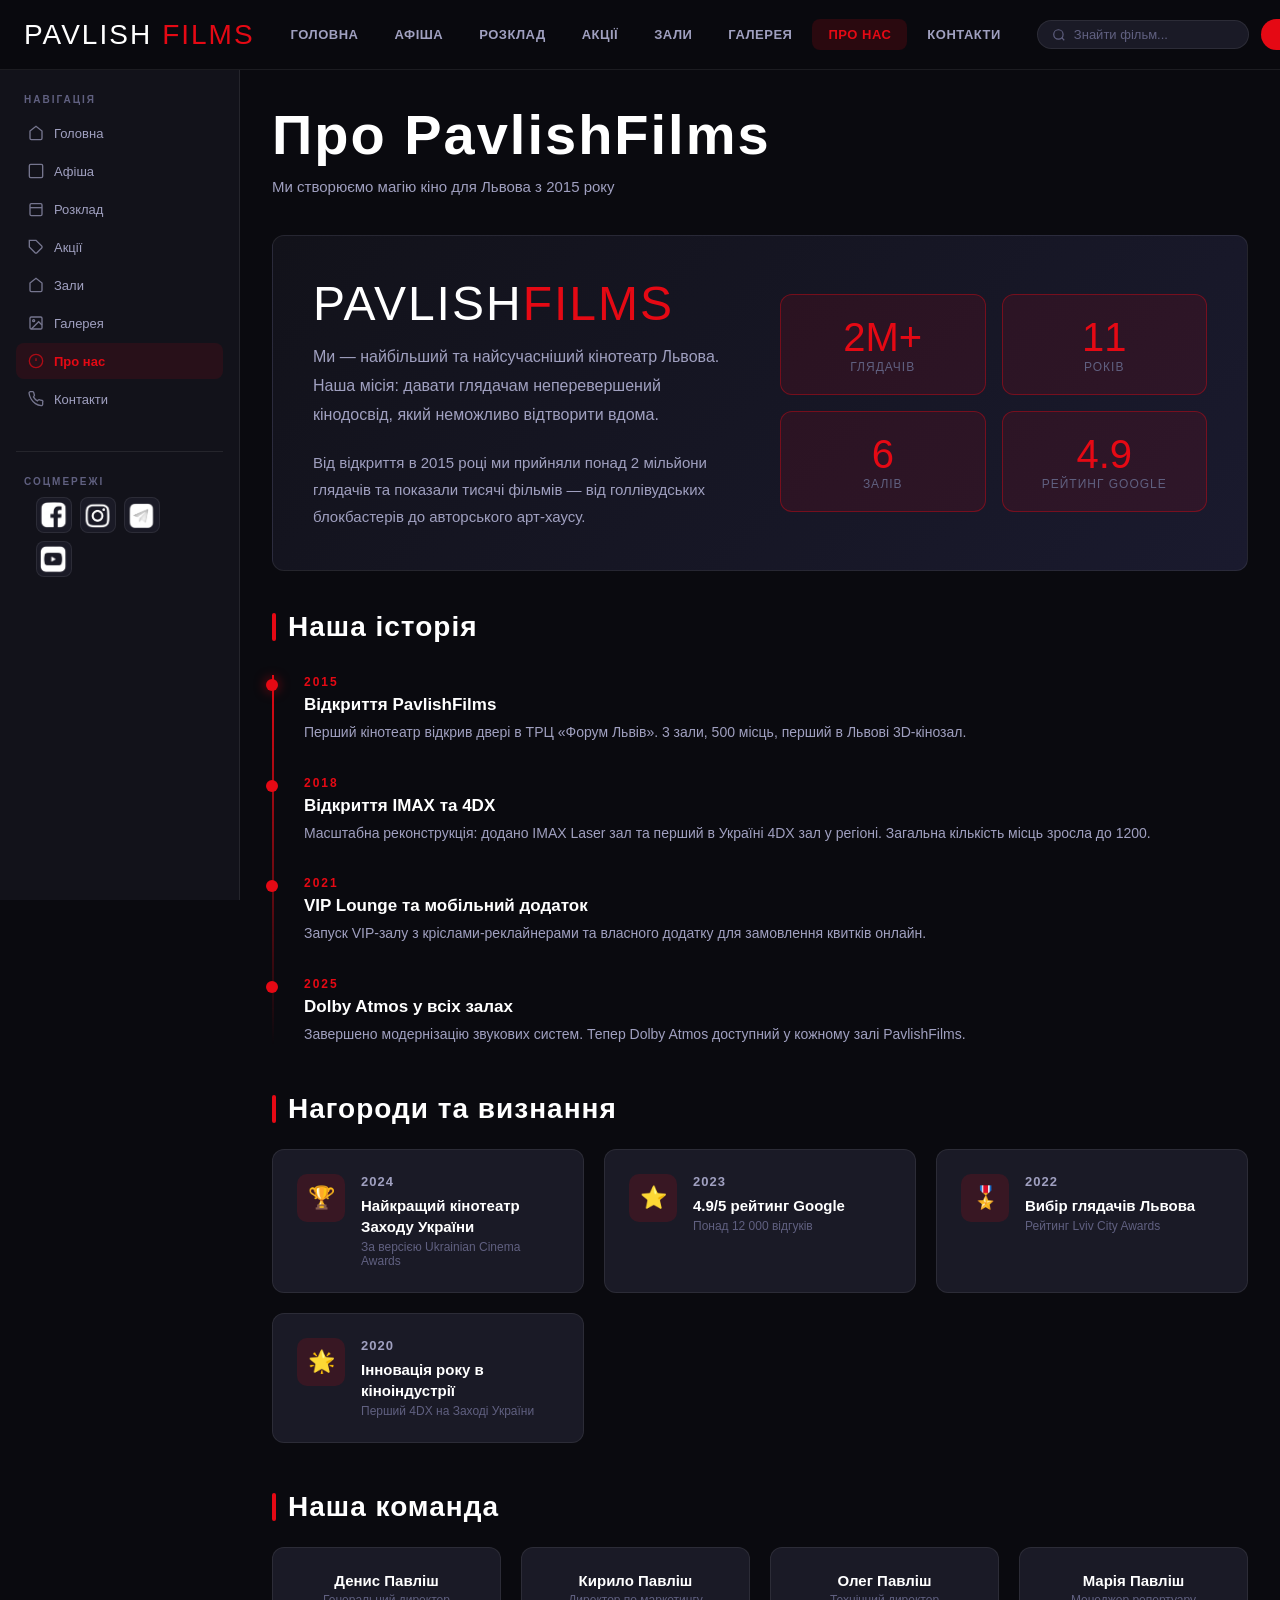
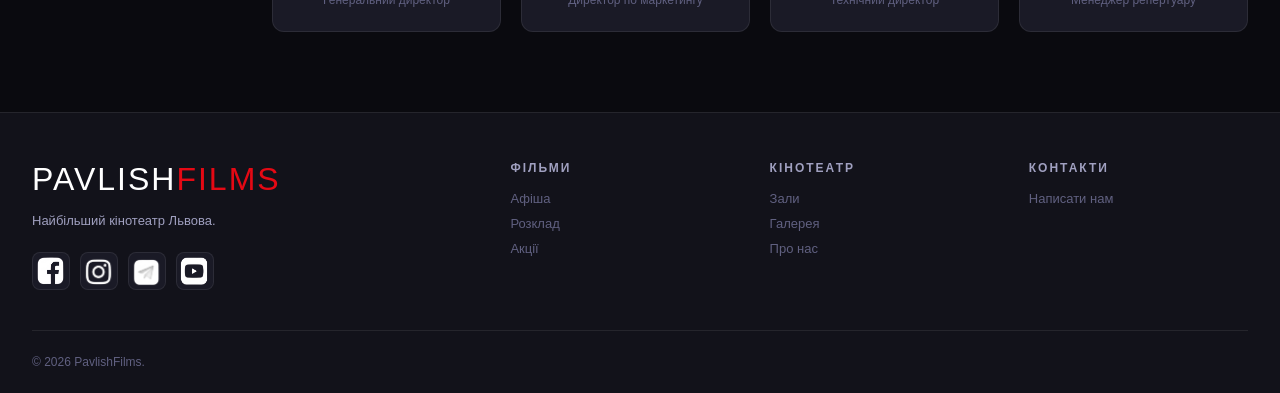
<file: pages/about.html>
<!DOCTYPE html>
<html lang="uk">
<head>
  <meta charset="UTF-8">
  <meta name="viewport" content="width=device-width, initial-scale=1.0">
  <title>PavlishFilms — Про нас</title>
  <link rel="shortcut icon" href="../logo.png" type="image/x-icon">
  <link rel="stylesheet" href="../css/style.css">
</head>
<body>
<nav class="top-nav">
  <a href="../index.html" class="nav-logo">PAVLISH<span>FILMS</span></a>
  <div class="nav-links">
    <a href="../index.html">Головна</a><a href="movies.html">Афіша</a><a href="schedule.html">Розклад</a>
    <a href="promotions.html">Акції</a><a href="halls.html">Зали</a><a href="gallery.html">Галерея</a>
    <a href="about.html" class="active">Про нас</a><a href="contacts.html">Контакти</a>
  </div>
  <div class="nav-actions">
    <div class="nav-search"><svg width="14" height="14" viewBox="0 0 24 24" fill="none" stroke="currentColor" stroke-width="2"><circle cx="11" cy="11" r="8"/><line x1="21" y1="21" x2="16.65" y2="16.65"/></svg><input type="text" placeholder="Знайти фільм..."></div>
<button class="btn-login" id="loginBtn" onclick="openModal('loginModal')">
  <svg width="14" height="14" viewBox="0 0 24 24" fill="none" stroke="currentColor" stroke-width="2"><path d="M20 21v-2a4 4 0 0 0-4-4H8a4 4 0 0 0-4 4v2"/><circle cx="12" cy="7" r="4"/></svg>
  <span>Увійти</span>
</button>    <div class="hamburger" id="hamburger"><span></span><span></span><span></span></div>
  </div>
</nav>
<div class="mobile-nav" id="mobileNav">
  <a href="../index.html">Головна</a><a href="movies.html">Афіша</a><a href="schedule.html"> Розклад</a>
  <a href="promotions.html"> Акції</a><a href="halls.html"> Зали</a><a href="gallery.html"> Галерея</a>
  <a href="about.html"> Про нас</a><a href="contacts.html"> Контакти</a>
</div>
<div class="layout">
  <aside class="sidebar">
    <div class="sidebar-section">
      <div class="sidebar-title">Навігація</div>
      <div class="sidebar-links">
        <a href="../index.html"><svg width="16" height="16" viewBox="0 0 24 24" fill="none" stroke="currentColor" stroke-width="2"><path d="M3 9l9-7 9 7v11a2 2 0 0 1-2 2H5a2 2 0 0 1-2-2z"/></svg>Головна</a>
        <a href="movies.html"><svg width="16" height="16" viewBox="0 0 24 24" fill="none" stroke="currentColor" stroke-width="2"><rect x="2" y="2" width="20" height="20" rx="2"/></svg>Афіша</a>
        <a href="schedule.html"><svg width="16" height="16" viewBox="0 0 24 24" fill="none" stroke="currentColor" stroke-width="2"><rect x="3" y="4" width="18" height="18" rx="2"/><line x1="3" y1="10" x2="21" y2="10"/></svg>Розклад</a>
        <a href="promotions.html"><svg width="16" height="16" viewBox="0 0 24 24" fill="none" stroke="currentColor" stroke-width="2"><path d="M20.59 13.41l-7.17 7.17a2 2 0 0 1-2.83 0L2 12V2h10l8.59 8.59a2 2 0 0 1 0 2.82z"/></svg>Акції</a>
        <a href="halls.html"><svg width="16" height="16" viewBox="0 0 24 24" fill="none" stroke="currentColor" stroke-width="2"><path d="M3 9l9-7 9 7v11a2 2 0 0 1-2 2H5a2 2 0 0 1-2-2z"/></svg>Зали</a>
        <a href="gallery.html"><svg width="16" height="16" viewBox="0 0 24 24" fill="none" stroke="currentColor" stroke-width="2"><rect x="3" y="3" width="18" height="18" rx="2"/><circle cx="8.5" cy="8.5" r="1.5"/><polyline points="21 15 16 10 5 21"/></svg>Галерея</a>
        <a href="about.html" class="active"><svg width="16" height="16" viewBox="0 0 24 24" fill="none" stroke="currentColor" stroke-width="2"><circle cx="12" cy="12" r="10"/><line x1="12" y1="8" x2="12" y2="12"/><line x1="12" y1="16" x2="12.01" y2="16"/></svg>Про нас</a>
        <a href="contacts.html"><svg width="16" height="16" viewBox="0 0 24 24" fill="none" stroke="currentColor" stroke-width="2"><path d="M22 16.92v3a2 2 0 0 1-2.18 2 19.79 19.79 0 0 1-8.63-3.07A19.5 19.5 0 0 1 4.69 12a19.79 19.79 0 0 1-3.07-8.67A2 2 0 0 1 3.77 1h3a2 2 0 0 1 2 1.72c.127.96.361 1.903.7 2.81a2 2 0 0 1-.45 2.11L8.09 8.91a16 16 0 0 0 6 6l1.27-1.27a2 2 0 0 1 2.11-.45c.907.339 1.85.573 2.81.7A2 2 0 0 1 22 16.92z"/></svg>Контакти</a>
      </div>
    </div>
    <div class="sidebar-divider"></div>
    <div class="sidebar-section">
      <div class="sidebar-title">Соцмережі</div>
<div class="sidebar-socials">
            <a href="https://facebook.com" target="_blank" title="Facebook"
              ><img src="../facebook.png" alt=""
            /></a>
            <a href="https://instagram.com" target="_blank" title="Instagram"
              ><img src="../insta.png" alt=""
            /></a>
            <a href="https://t.me" target="_blank" title="Telegram"
              ><img src="../telegram.png" alt=""
            /></a>
            <a href="https://youtube.com" target="_blank" title="YouTube"
              ><img src="../youtube.png" alt=""
            /></a>
          </div>    </div>
  </aside>

  <main class="main-content">
    <div class="page-header">
      <h1>Про PavlishFilms</h1>
      <p>Ми створюємо магію кіно для Львова з 2015 року</p>
    </div>

    <!-- Hero about -->
    <div style="background:linear-gradient(135deg,#12121a,#1a1a2e);border:1px solid var(--border);border-radius:var(--radius);padding:40px;margin-bottom:40px;display:grid;grid-template-columns:1fr 1fr;gap:40px;align-items:center">
      <div>
        <div style="font-family:var(--font-display);font-size:48px;letter-spacing:2px;margin-bottom:12px">PAVLISH<span style="color:var(--accent)">FILMS</span></div>
        <p style="font-size:16px;line-height:1.8;color:var(--text-secondary);margin-bottom:20px">Ми — найбільший та найсучасніший кінотеатр Львова. Наша місія: давати глядачам неперевершений кінодосвід, який неможливо відтворити вдома.</p>
        <p style="font-size:15px;line-height:1.8;color:var(--text-secondary)">Від відкриття в 2015 році ми прийняли понад 2 мільйони глядачів та показали тисячі фільмів — від голлівудських блокбастерів до авторського арт-хаусу.</p>
      </div>
      <div style="display:grid;grid-template-columns:1fr 1fr;gap:16px">
        <div style="background:rgba(229,9,20,0.1);border:1px solid var(--border-accent);border-radius:var(--radius);padding:20px;text-align:center">
          <div style="font-family:var(--font-display);font-size:40px;color:var(--accent)">2M+</div>
          <div style="font-size:12px;color:var(--text-muted);text-transform:uppercase;letter-spacing:1px">Глядачів</div>
        </div>
        <div style="background:rgba(229,9,20,0.1);border:1px solid var(--border-accent);border-radius:var(--radius);padding:20px;text-align:center">
          <div style="font-family:var(--font-display);font-size:40px;color:var(--accent)">11</div>
          <div style="font-size:12px;color:var(--text-muted);text-transform:uppercase;letter-spacing:1px">Років</div>
        </div>
        <div style="background:rgba(229,9,20,0.1);border:1px solid var(--border-accent);border-radius:var(--radius);padding:20px;text-align:center">
          <div style="font-family:var(--font-display);font-size:40px;color:var(--accent)">6</div>
          <div style="font-size:12px;color:var(--text-muted);text-transform:uppercase;letter-spacing:1px">Залів</div>
        </div>
        <div style="background:rgba(229,9,20,0.1);border:1px solid var(--border-accent);border-radius:var(--radius);padding:20px;text-align:center">
          <div style="font-family:var(--font-display);font-size:40px;color:var(--accent)">4.9</div>
          <div style="font-size:12px;color:var(--text-muted);text-transform:uppercase;letter-spacing:1px">Рейтинг Google</div>
        </div>
      </div>
    </div>

    <!-- Timeline -->
    <h2 class="section-title" style="margin-bottom:32px">Наша історія</h2>
    <div style="position:relative;padding-left:32px;margin-bottom:48px">
      <div style="position:absolute;left:0;top:0;bottom:0;width:2px;background:linear-gradient(to bottom,var(--accent),transparent)"></div>
      
      <div style="position:relative;margin-bottom:32px">
        <div style="position:absolute;left:-38px;width:12px;height:12px;background:var(--accent);border-radius:50%;top:4px;box-shadow:0 0 12px rgba(229,9,20,0.6)"></div>
        <div style="font-size:12px;color:var(--accent);font-weight:700;text-transform:uppercase;letter-spacing:2px;margin-bottom:6px">2015</div>
        <div style="font-size:17px;font-weight:700;margin-bottom:6px">Відкриття PavlishFilms</div>
        <div style="font-size:14px;color:var(--text-secondary);line-height:1.6">Перший кінотеатр відкрив двері в ТРЦ «Форум Львів». 3 зали, 500 місць, перший в Львові 3D-кінозал.</div>
      </div>

      <div style="position:relative;margin-bottom:32px">
        <div style="position:absolute;left:-38px;width:12px;height:12px;background:var(--accent);border-radius:50%;top:4px"></div>
        <div style="font-size:12px;color:var(--accent);font-weight:700;text-transform:uppercase;letter-spacing:2px;margin-bottom:6px">2018</div>
        <div style="font-size:17px;font-weight:700;margin-bottom:6px">Відкриття IMAX та 4DX</div>
        <div style="font-size:14px;color:var(--text-secondary);line-height:1.6">Масштабна реконструкція: додано IMAX Laser зал та перший в Україні 4DX зал у регіоні. Загальна кількість місць зросла до 1200.</div>
      </div>

      <div style="position:relative;margin-bottom:32px">
        <div style="position:absolute;left:-38px;width:12px;height:12px;background:var(--accent);border-radius:50%;top:4px"></div>
        <div style="font-size:12px;color:var(--accent);font-weight:700;text-transform:uppercase;letter-spacing:2px;margin-bottom:6px">2021</div>
        <div style="font-size:17px;font-weight:700;margin-bottom:6px">VIP Lounge та мобільний додаток</div>
        <div style="font-size:14px;color:var(--text-secondary);line-height:1.6">Запуск VIP-залу з кріслами-реклайнерами та власного додатку для замовлення квитків онлайн.</div>
      </div>

      <div style="position:relative">
        <div style="position:absolute;left:-38px;width:12px;height:12px;background:var(--accent);border-radius:50%;top:4px"></div>
        <div style="font-size:12px;color:var(--accent);font-weight:700;text-transform:uppercase;letter-spacing:2px;margin-bottom:6px">2025</div>
        <div style="font-size:17px;font-weight:700;margin-bottom:6px">Dolby Atmos у всіх залах</div>
        <div style="font-size:14px;color:var(--text-secondary);line-height:1.6">Завершено модернізацію звукових систем. Тепер Dolby Atmos доступний у кожному залі PavlishFilms.</div>
      </div>
    </div>

    <!-- Awards -->
    <h2 class="section-title" style="margin-bottom:24px">Нагороди та визнання</h2>
    <div class="info-grid" style="margin-bottom:48px">
      <div class="info-card"><div class="info-icon">🏆</div><div><div class="info-title">2024</div><div class="info-text">Найкращий кінотеатр Заходу України</div><div class="info-sub">За версією Ukrainian Cinema Awards</div></div></div>
      <div class="info-card"><div class="info-icon">⭐</div><div><div class="info-title">2023</div><div class="info-text">4.9/5 рейтинг Google</div><div class="info-sub">Понад 12 000 відгуків</div></div></div>
      <div class="info-card"><div class="info-icon">🎖️</div><div><div class="info-title">2022</div><div class="info-text">Вибір глядачів Львова</div><div class="info-sub">Рейтинг Lviv City Awards</div></div></div>
      <div class="info-card"><div class="info-icon">🌟</div><div><div class="info-title">2020</div><div class="info-text">Інновація року в кіноіндустрії</div><div class="info-sub">Перший 4DX на Заході України</div></div></div>
    </div>

    <!-- Team -->
    <h2 class="section-title" style="margin-bottom:24px">Наша команда</h2>
    <div style="display:grid;grid-template-columns:repeat(auto-fill,minmax(200px,1fr));gap:20px;margin-bottom:48px">
      <div style="background:var(--bg-card);border:1px solid var(--border);border-radius:var(--radius);padding:24px;text-align:center">
        <div style="font-weight:700;font-size:15px;margin-bottom:4px">Денис Павліш</div>
        <div style="font-size:12px;color:var(--text-muted)">Генеральний директор</div>
      </div>
      <div style="background:var(--bg-card);border:1px solid var(--border);border-radius:var(--radius);padding:24px;text-align:center">
        <div style="font-weight:700;font-size:15px;margin-bottom:4px">Кирило Павліш</div>
        <div style="font-size:12px;color:var(--text-muted)">Директор по маркетингу</div>
      </div>
      <div style="background:var(--bg-card);border:1px solid var(--border);border-radius:var(--radius);padding:24px;text-align:center">
        <div style="font-weight:700;font-size:15px;margin-bottom:4px">Олег Павліш</div>
        <div style="font-size:12px;color:var(--text-muted)">Технічний директор</div>
      </div>
      <div style="background:var(--bg-card);border:1px solid var(--border);border-radius:var(--radius);padding:24px;text-align:center">
        <div style="font-weight:700;font-size:15px;margin-bottom:4px">Марія Павліш</div>
        <div style="font-size:12px;color:var(--text-muted)">Менеджер репертуару</div>
      </div>
    </div>
  </main>
</div>

<footer class="footer">
  <div class="footer-top">
    <div><div class="footer-brand-name">PAVLISH<span>FILMS</span></div><p class="footer-brand-desc">Найбільший кінотеатр Львова.</p><div class="footer-socials">
            <a href="https://facebook.com" target="_blank"
              ><img src="../facebook.png" alt="facebook"
            /></a>
            <a href="https://instagram.com" target="_blank"
              ><img src="../insta.png" alt="insta"
            /></a>
            <a href="https://t.me" target="_blank"
              ><img src="../telegram.png" alt="telegram"
            /></a>
            <a href="https://youtube.com" target="_blank"
              ><img src="../youtube.png" alt="youtube"
            /></a>
          </div></div>
    <div class="footer-col"><h4>Фільми</h4><a href="movies.html">Афіша</a><a href="schedule.html">Розклад</a><a href="promotions.html">Акції</a></div>
    <div class="footer-col"><h4>Кінотеатр</h4><a href="halls.html">Зали</a><a href="gallery.html">Галерея</a><a href="about.html">Про нас</a></div>
    <div class="footer-col"><h4>Контакти</h4><a href="contacts.html">Написати нам</a></div>
  </div>
  <div class="footer-bottom"><p>© 2026 PavlishFilms.</p></div>
</footer>
<div class="modal-overlay" id="loginModal"><div class="modal"><div class="modal-close" onclick="closeModal('loginModal')">✕</div><div class="modal-title">Вхід</div><div class="form-group"><label>Email</label><input type="email"></div><div class="form-group"><label>Пароль</label><input type="password"></div><button class="form-submit" onclick="closeModal('loginModal');showToast('Ласкаво просимо!','success')">Увійти</button></div></div>
<script src="../js/main.js"></script>
</body>
</html>
</file>
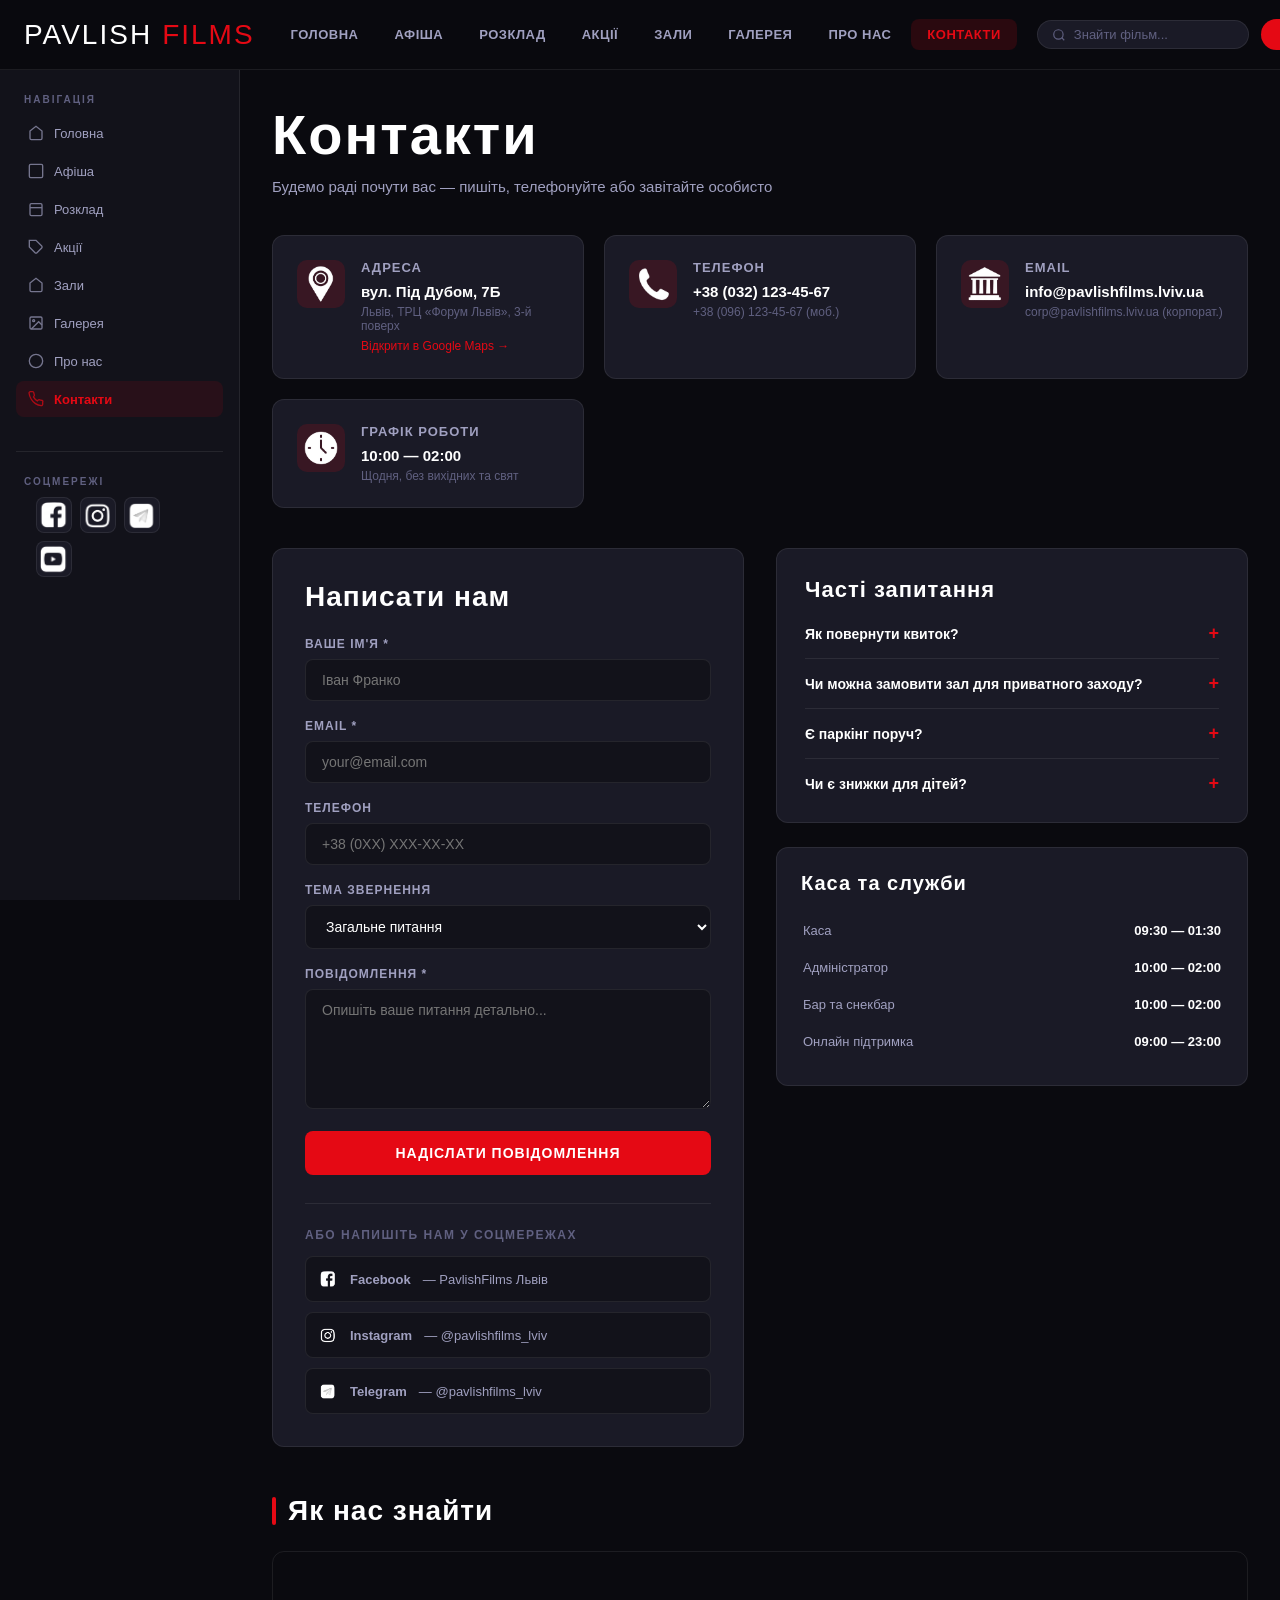
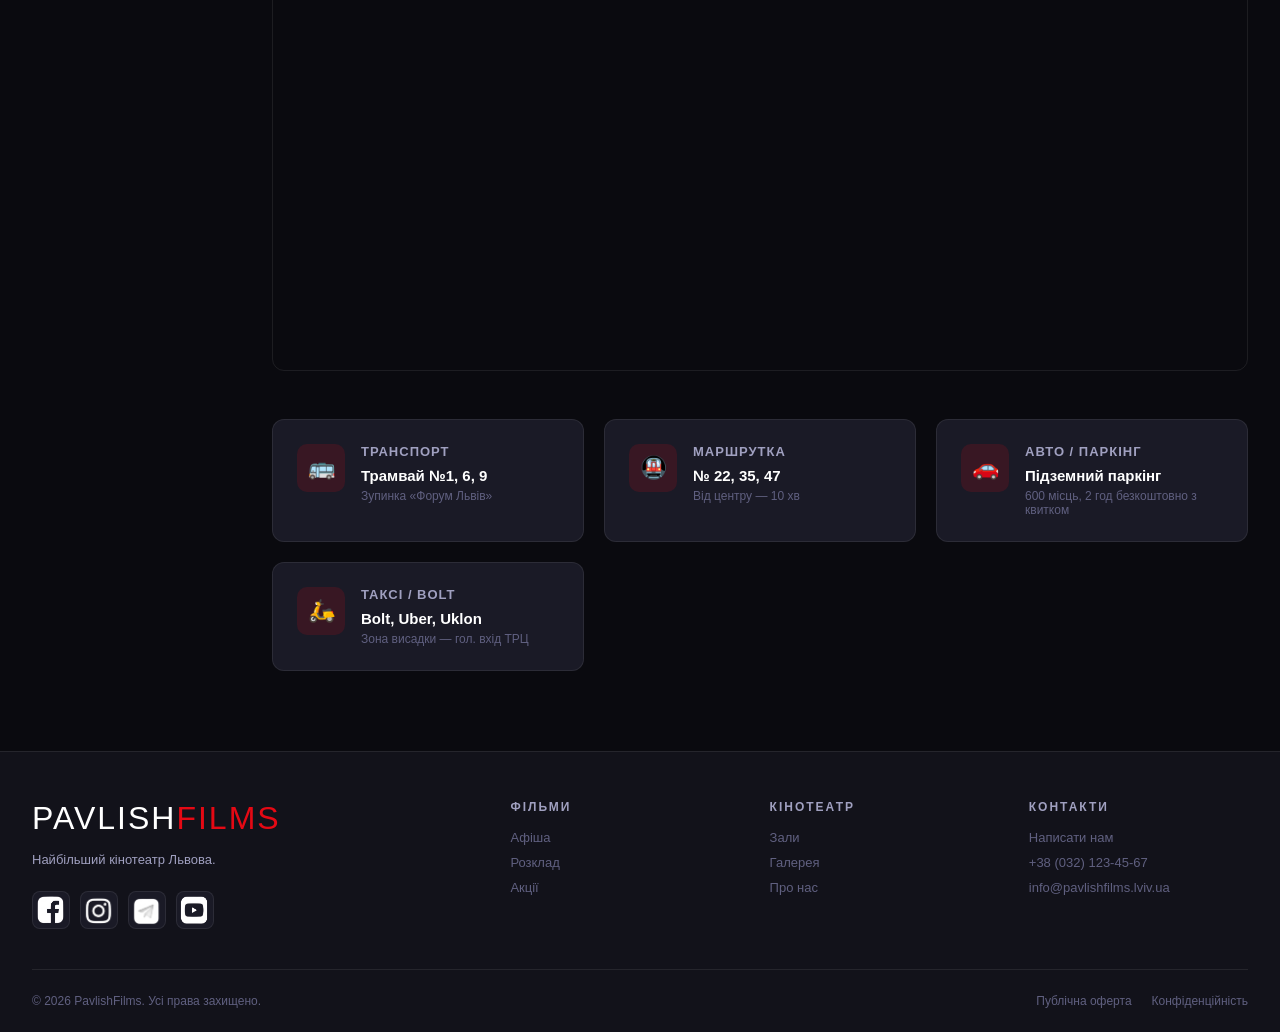
<file: pages/contacts.html>
<!DOCTYPE html>
<html lang="uk">
<head>
  <meta charset="UTF-8">
  <meta name="viewport" content="width=device-width, initial-scale=1.0">
  <title>PavlishFilms — Контакти</title>
  <link rel="shortcut icon" href="../logo.png" type="image/x-icon">
  <link rel="stylesheet" href="../css/style.css">
</head>
<body>
<nav class="top-nav">
  <a href="../index.html" class="nav-logo">PAVLISH<span>FILMS</span></a>
  <div class="nav-links">
    <a href="../index.html">Головна</a><a href="movies.html">Афіша</a><a href="schedule.html">Розклад</a>
    <a href="promotions.html">Акції</a><a href="halls.html">Зали</a><a href="gallery.html">Галерея</a>
    <a href="about.html">Про нас</a><a href="contacts.html" class="active">Контакти</a>
  </div>
  <div class="nav-actions">
    <div class="nav-search"><svg width="14" height="14" viewBox="0 0 24 24" fill="none" stroke="currentColor" stroke-width="2"><circle cx="11" cy="11" r="8"/><line x1="21" y1="21" x2="16.65" y2="16.65"/></svg><input type="text" placeholder="Знайти фільм..."></div>
<button class="btn-login" id="loginBtn" onclick="openModal('loginModal')">
  <svg width="14" height="14" viewBox="0 0 24 24" fill="none" stroke="currentColor" stroke-width="2"><path d="M20 21v-2a4 4 0 0 0-4-4H8a4 4 0 0 0-4 4v2"/><circle cx="12" cy="7" r="4"/></svg>
  <span>Увійти</span>
</button>    <div class="hamburger" id="hamburger"><span></span><span></span><span></span></div>
  </div>
</nav>
<div class="mobile-nav" id="mobileNav">
  <a href="../index.html">Головна</a><a href="movies.html">Афіша</a><a href="schedule.html"> Розклад</a>
  <a href="promotions.html"> Акції</a><a href="halls.html"> Зали</a><a href="gallery.html"> Галерея</a>
  <a href="about.html"> Про нас</a><a href="contacts.html"> Контакти</a>
</div>

<div class="layout">
  <aside class="sidebar">
    <div class="sidebar-section">
      <div class="sidebar-title">Навігація</div>
      <div class="sidebar-links">
        <a href="../index.html"><svg width="16" height="16" viewBox="0 0 24 24" fill="none" stroke="currentColor" stroke-width="2"><path d="M3 9l9-7 9 7v11a2 2 0 0 1-2 2H5a2 2 0 0 1-2-2z"/></svg>Головна</a>
        <a href="movies.html"><svg width="16" height="16" viewBox="0 0 24 24" fill="none" stroke="currentColor" stroke-width="2"><rect x="2" y="2" width="20" height="20" rx="2"/></svg>Афіша</a>
        <a href="schedule.html"><svg width="16" height="16" viewBox="0 0 24 24" fill="none" stroke="currentColor" stroke-width="2"><rect x="3" y="4" width="18" height="18" rx="2"/><line x1="3" y1="10" x2="21" y2="10"/></svg>Розклад</a>
        <a href="promotions.html"><svg width="16" height="16" viewBox="0 0 24 24" fill="none" stroke="currentColor" stroke-width="2"><path d="M20.59 13.41l-7.17 7.17a2 2 0 0 1-2.83 0L2 12V2h10l8.59 8.59a2 2 0 0 1 0 2.82z"/></svg>Акції</a>
        <a href="halls.html"><svg width="16" height="16" viewBox="0 0 24 24" fill="none" stroke="currentColor" stroke-width="2"><path d="M3 9l9-7 9 7v11a2 2 0 0 1-2 2H5a2 2 0 0 1-2-2z"/></svg>Зали</a>
        <a href="gallery.html"><svg width="16" height="16" viewBox="0 0 24 24" fill="none" stroke="currentColor" stroke-width="2"><rect x="3" y="3" width="18" height="18" rx="2"/><circle cx="8.5" cy="8.5" r="1.5"/><polyline points="21 15 16 10 5 21"/></svg>Галерея</a>
        <a href="about.html"><svg width="16" height="16" viewBox="0 0 24 24" fill="none" stroke="currentColor" stroke-width="2"><circle cx="12" cy="12" r="10"/></svg>Про нас</a>
        <a href="contacts.html" class="active"><svg width="16" height="16" viewBox="0 0 24 24" fill="none" stroke="currentColor" stroke-width="2"><path d="M22 16.92v3a2 2 0 0 1-2.18 2 19.79 19.79 0 0 1-8.63-3.07A19.5 19.5 0 0 1 4.69 12a19.79 19.79 0 0 1-3.07-8.67A2 2 0 0 1 3.77 1h3a2 2 0 0 1 2 1.72c.127.96.361 1.903.7 2.81a2 2 0 0 1-.45 2.11L8.09 8.91a16 16 0 0 0 6 6l1.27-1.27a2 2 0 0 1 2.11-.45c.907.339 1.85.573 2.81.7A2 2 0 0 1 22 16.92z"/></svg>Контакти</a>
      </div>
    </div>
    <div class="sidebar-divider"></div>
    <div class="sidebar-section">
      <div class="sidebar-title">Соцмережі</div>
<div class="sidebar-socials">
            <a href="https://facebook.com" target="_blank" title="Facebook"
              ><img src="../facebook.png" alt=""
            /></a>
            <a href="https://instagram.com" target="_blank" title="Instagram"
              ><img src="../insta.png" alt=""
            /></a>
            <a href="https://t.me" target="_blank" title="Telegram"
              ><img src="../telegram.png" alt=""
            /></a>
            <a href="https://youtube.com" target="_blank" title="YouTube"
              ><img src="../youtube.png" alt=""
            /></a>
          </div>
    </div>
  </aside>

  <main class="main-content">
    <div class="page-header">
      <h1>Контакти</h1>
      <p>Будемо раді почути вас — пишіть, телефонуйте або завітайте особисто</p>
    </div>

    <!-- Quick contacts -->
    <div class="info-grid" style="margin-bottom:40px">
      <div class="info-card">
        <div class="info-icon"><img src="../icons/place-removebg-preview.png" alt=""></div>
        <div>
          <div class="info-title">Адреса</div>
          <div class="info-text">вул. Під Дубом, 7Б</div>
          <div class="info-sub">Львів, ТРЦ «Форум Львів», 3-й поверх</div>
          <a href="https://maps.google.com" target="_blank" style="color:var(--accent);font-size:12px;margin-top:6px;display:inline-block">Відкрити в Google Maps →</a>
        </div>
      </div>
      <div class="info-card">
        <div class="info-icon"><img src="../icons/phone-removebg-preview.png" alt=""></div>
        <div>
          <div class="info-title">Телефон</div>
          <div class="info-text"><a href="tel:+380321234567" style="color:inherit">+38 (032) 123-45-67</a></div>
          <div class="info-sub"><a href="tel:+380961234567" style="color:var(--text-muted)">+38 (096) 123-45-67</a> (моб.)</div>
        </div>
      </div>
      <div class="info-card">
        <div class="info-icon"><img src="../icons/house-removebg-preview.png" alt=""></div>
        <div>
          <div class="info-title">Email</div>
          <div class="info-text"><a href="mailto:info@pavlishfilms.lviv.ua" style="color:inherit">info@pavlishfilms.lviv.ua</a></div>
          <div class="info-sub"><a href="mailto:corp@pavlishfilms.lviv.ua" style="color:var(--text-muted)">corp@pavlishfilms.lviv.ua</a> (корпорат.)</div>
        </div>
      </div>
      <div class="info-card">
        <div class="info-icon"><img src="../icons/time-removebg-preview.png" alt=""></div>
        <div>
          <div class="info-title">Графік роботи</div>
          <div class="info-text">10:00 — 02:00</div>
          <div class="info-sub">Щодня, без вихідних та свят</div>
        </div>
      </div>
    </div>

    <!-- Map + Form -->
    <div class="contacts-layout">
      <!-- Contact Form -->
      <div class="contact-form">
        <h2>Написати нам</h2>
        <form id="contactForm">
          <div class="form-group">
            <label>Ваше ім'я *</label>
            <input type="text" placeholder="Іван Франко" required>
          </div>
          <div class="form-group">
            <label>Email *</label>
            <input type="email" placeholder="your@email.com" required>
          </div>
          <div class="form-group">
            <label>Телефон</label>
            <input type="tel" placeholder="+38 (0XX) XXX-XX-XX">
          </div>
          <div class="form-group">
            <label>Тема звернення</label>
            <select>
              <option>Загальне питання</option>
              <option>Замовлення квитків</option>
              <option>Повернення квитків</option>
              <option>Корпоративне замовлення</option>
              <option>Організація заходу</option>
              <option>Скарга / пропозиція</option>
              <option>Співпраця</option>
            </select>
          </div>
          <div class="form-group">
            <label>Повідомлення *</label>
            <textarea placeholder="Опишіть ваше питання детально..." required></textarea>
          </div>
          <button type="submit" class="form-submit"> Надіслати повідомлення</button>
        </form>

        <!-- Social links -->
        <div style="margin-top:28px;padding-top:24px;border-top:1px solid var(--border)">
          <div style="font-size:12px;font-weight:700;text-transform:uppercase;letter-spacing:1.5px;color:var(--text-muted);margin-bottom:14px">Або напишіть нам у соцмережах</div>
          <div style="display:flex; flex-direction:column; gap:10px;">
  
  <a href="https://facebook.com" target="_blank" class="social-link"
     onmouseover="this.style.borderColor='#1877f2'; this.style.color='#1877f2';" 
     onmouseout="this.style.borderColor='var(--border)'; this.style.color='var(--text-secondary)';"
     style="display:flex; align-items:center; gap:12px; padding:12px; background:var(--bg-secondary); border:1px solid var(--border); border-radius:var(--radius-sm); color:var(--text-secondary); transition:var(--transition); font-size:13px; text-decoration:none;">
    <img src="../facebook.png" alt="Facebook" style="width:20px; height:20px; object-fit:contain;"> 
    <strong style="color:inherit; transition:inherit;">Facebook</strong> — PavlishFilms Львів
  </a>

  <a href="https://instagram.com" target="_blank" class="social-link"
     onmouseover="this.style.borderColor='#e1306c'; this.style.color='#e1306c';" 
     onmouseout="this.style.borderColor='var(--border)'; this.style.color='var(--text-secondary)';"
     style="display:flex; align-items:center; gap:12px; padding:12px; background:var(--bg-secondary); border:1px solid var(--border); border-radius:var(--radius-sm); color:var(--text-secondary); transition:var(--transition); font-size:13px; text-decoration:none;">
    <img src="../insta.png" alt="Instagram" style="width:20px; height:20px; object-fit:contain;"> 
    <strong style="color:inherit; transition:inherit;">Instagram</strong> — @pavlishfilms_lviv
  </a>

  <a href="https://t.me/pavlishfilms_lviv" target="_blank" class="social-link"
     onmouseover="this.style.borderColor='#2aabee'; this.style.color='#2aabee';" 
     onmouseout="this.style.borderColor='var(--border)'; this.style.color='var(--text-secondary)';"
     style="display:flex; align-items:center; gap:12px; padding:12px; background:var(--bg-secondary); border:1px solid var(--border); border-radius:var(--radius-sm); color:var(--text-secondary); transition:var(--transition); font-size:13px; text-decoration:none;">
    <img src="../telegram.png" alt="Telegram" style="width:20px; height:20px; object-fit:contain;">
    <strong style="color:inherit; transition:inherit;">Telegram</strong> — @pavlishfilms_lviv
  </a>

</div>
        </div>
      </div>

      <!-- Info side -->
      <div>
        <!-- FAQ -->
        <div style="background:var(--bg-card);border:1px solid var(--border);border-radius:var(--radius);padding:28px;margin-bottom:24px">
          <h3 style="font-family:var(--font-display);font-size:22px;letter-spacing:1px;margin-bottom:20px">Часті запитання</h3>
          <div id="faqList">
            <div class="faq-item" style="border-bottom:1px solid var(--border);padding-bottom:14px;margin-bottom:14px">
              <div onclick="toggleFaq(this)" style="cursor:pointer;display:flex;justify-content:space-between;align-items:center;font-weight:600;font-size:14px">
                Як повернути квиток?
                <span style="color:var(--accent);font-size:18px;transition:transform 0.3s">+</span>
              </div>
              <div class="faq-answer" style="display:none;margin-top:10px;font-size:13px;color:var(--text-secondary);line-height:1.6">Повернення можливе не пізніше ніж за 1 годину до початку сеансу. Зверніться до каси або надішліть запит на email з номером замовлення.</div>
            </div>
            <div class="faq-item" style="border-bottom:1px solid var(--border);padding-bottom:14px;margin-bottom:14px">
              <div onclick="toggleFaq(this)" style="cursor:pointer;display:flex;justify-content:space-between;align-items:center;font-weight:600;font-size:14px">
                Чи можна замовити зал для приватного заходу?
                <span style="color:var(--accent);font-size:18px">+</span>
              </div>
              <div class="faq-answer" style="display:none;margin-top:10px;font-size:13px;color:var(--text-secondary);line-height:1.6">Так! Ми організовуємо корпоративи, дні народження та інші заходи. Напишіть нам на corp@pavlishfilms.lviv.ua.</div>
            </div>
            <div class="faq-item" style="border-bottom:1px solid var(--border);padding-bottom:14px;margin-bottom:14px">
              <div onclick="toggleFaq(this)" style="cursor:pointer;display:flex;justify-content:space-between;align-items:center;font-weight:600;font-size:14px">
                Є паркінг поруч?
                <span style="color:var(--accent);font-size:18px">+</span>
              </div>
              <div class="faq-answer" style="display:none;margin-top:10px;font-size:13px;color:var(--text-secondary);line-height:1.6">Так, підземний паркінг ТРЦ «Форум Львів» на 600 місць. При покупці квитка — 2 години безкоштовно.</div>
            </div>
            <div class="faq-item">
              <div onclick="toggleFaq(this)" style="cursor:pointer;display:flex;justify-content:space-between;align-items:center;font-weight:600;font-size:14px">
                Чи є знижки для дітей?
                <span style="color:var(--accent);font-size:18px">+</span>
              </div>
              <div class="faq-answer" style="display:none;margin-top:10px;font-size:13px;color:var(--text-secondary);line-height:1.6">Так! Діти до 12 років — 50% знижка на будь-який сеанс. Діти до 3 років — безкоштовно (без окремого місця).</div>
            </div>
          </div>
        </div>

        <!-- Work hours detailed -->
        <div style="background:var(--bg-card);border:1px solid var(--border);border-radius:var(--radius);padding:24px">
          <h3 style="font-family:var(--font-display);font-size:20px;letter-spacing:1px;margin-bottom:16px">Каса та служби</h3>
          <table style="width:100%;font-size:13px">
            <tr style="border-bottom:1px solid var(--border)"><td style="padding:10px 0;color:var(--text-secondary)">Каса</td><td style="padding:10px 0;font-weight:600;text-align:right">09:30 — 01:30</td></tr>
            <tr style="border-bottom:1px solid var(--border)"><td style="padding:10px 0;color:var(--text-secondary)">Адміністратор</td><td style="padding:10px 0;font-weight:600;text-align:right">10:00 — 02:00</td></tr>
            <tr style="border-bottom:1px solid var(--border)"><td style="padding:10px 0;color:var(--text-secondary)">Бар та снекбар</td><td style="padding:10px 0;font-weight:600;text-align:right">10:00 — 02:00</td></tr>
            <tr><td style="padding:10px 0;color:var(--text-secondary)">Онлайн підтримка</td><td style="padding:10px 0;font-weight:600;text-align:right">09:00 — 23:00</td></tr>
          </table>
        </div>
      </div>
    </div>

    <!-- Google Map -->
    <h2 class="section-title" style="margin-bottom:24px">Як нас знайти</h2>
    <div class="map-container">
      <iframe
        src="https://www.google.com/maps/embed?pb=!1m18!1m12!1m3!1d2573.5012399395665!2d24.008!3d49.842!2m3!1f0!2f0!3f0!3m2!1i1024!2i768!4f13.1!3m3!1m2!1s0x473add7c0736b6db%3A0x39e21c5665f7fa67!2sForum%20Lviv!5e0!3m2!1suk!2sua!4v1700000000000!5m2!1suk!2sua"
        width="100%" height="420" style="border:0;" allowfullscreen="" loading="lazy"
        referrerpolicy="no-referrer-when-downgrade" title="PavlishFilms на карті Львова">
      </iframe>
    </div>

    <!-- Transport -->
    <div class="info-grid" style="margin-bottom:48px">
      <div class="info-card"><div class="info-icon">🚌</div><div><div class="info-title">Транспорт</div><div class="info-text">Трамвай №1, 6, 9</div><div class="info-sub">Зупинка «Форум Львів»</div></div></div>
      <div class="info-card"><div class="info-icon">🚇</div><div><div class="info-title">Маршрутка</div><div class="info-text">№ 22, 35, 47</div><div class="info-sub">Від центру — 10 хв</div></div></div>
      <div class="info-card"><div class="info-icon">🚗</div><div><div class="info-title">Авто / Паркінг</div><div class="info-text">Підземний паркінг</div><div class="info-sub">600 місць, 2 год безкоштовно з квитком</div></div></div>
      <div class="info-card"><div class="info-icon">🛵</div><div><div class="info-title">Таксі / Bolt</div><div class="info-text">Bolt, Uber, Uklon</div><div class="info-sub">Зона висадки — гол. вхід ТРЦ</div></div></div>
    </div>
  </main>
</div>

<footer class="footer">
  <div class="footer-top">
    <div><div class="footer-brand-name">PAVLISH<span>FILMS</span></div><p class="footer-brand-desc">Найбільший кінотеатр Львова.</p><div class="footer-socials">
            <a href="https://facebook.com" target="_blank"
              ><img src="../facebook.png" alt="facebook"
            /></a>
            <a href="https://instagram.com" target="_blank"
              ><img src="../insta.png" alt="insta"
            /></a>
            <a href="https://t.me" target="_blank"
              ><img src="../telegram.png" alt="telegram"
            /></a>
            <a href="https://youtube.com" target="_blank"
              ><img src="../youtube.png" alt="youtube"
            /></a>
          </div></div>
    <div class="footer-col"><h4>Фільми</h4><a href="movies.html">Афіша</a><a href="schedule.html">Розклад</a><a href="promotions.html">Акції</a></div>
    <div class="footer-col"><h4>Кінотеатр</h4><a href="halls.html">Зали</a><a href="gallery.html">Галерея</a><a href="about.html">Про нас</a></div>
    <div class="footer-col"><h4>Контакти</h4><a href="contacts.html">Написати нам</a><a href="tel:+380321234567">+38 (032) 123-45-67</a><a href="mailto:info@pavlishfilms.lviv.ua">info@pavlishfilms.lviv.ua</a></div>
  </div>
  <div class="footer-bottom"><p>© 2026 PavlishFilms. Усі права захищено.</p><div class="footer-bottom-links"><a href="#">Публічна оферта</a><a href="#">Конфіденційність</a></div></div>
</footer>
<div class="modal-overlay" id="loginModal"><div class="modal"><div class="modal-close" onclick="closeModal('loginModal')">✕</div><div class="modal-title">Вхід</div><div class="form-group"><label>Email</label><input type="email"></div><div class="form-group"><label>Пароль</label><input type="password"></div><button class="form-submit" onclick="closeModal('loginModal');showToast('Ласкаво просимо!','success')">Увійти</button></div></div>
<script src="../js/main.js"></script>
<script>
function toggleFaq(el) {
  const answer = el.nextElementSibling;
  const icon = el.querySelector('span');
  const isOpen = answer.style.display !== 'none';
  answer.style.display = isOpen ? 'none' : 'block';
  icon.textContent = isOpen ? '+' : '−';
  icon.style.transform = isOpen ? 'rotate(0deg)' : 'rotate(45deg)';
}
</script>
</body>
</html>
</file>
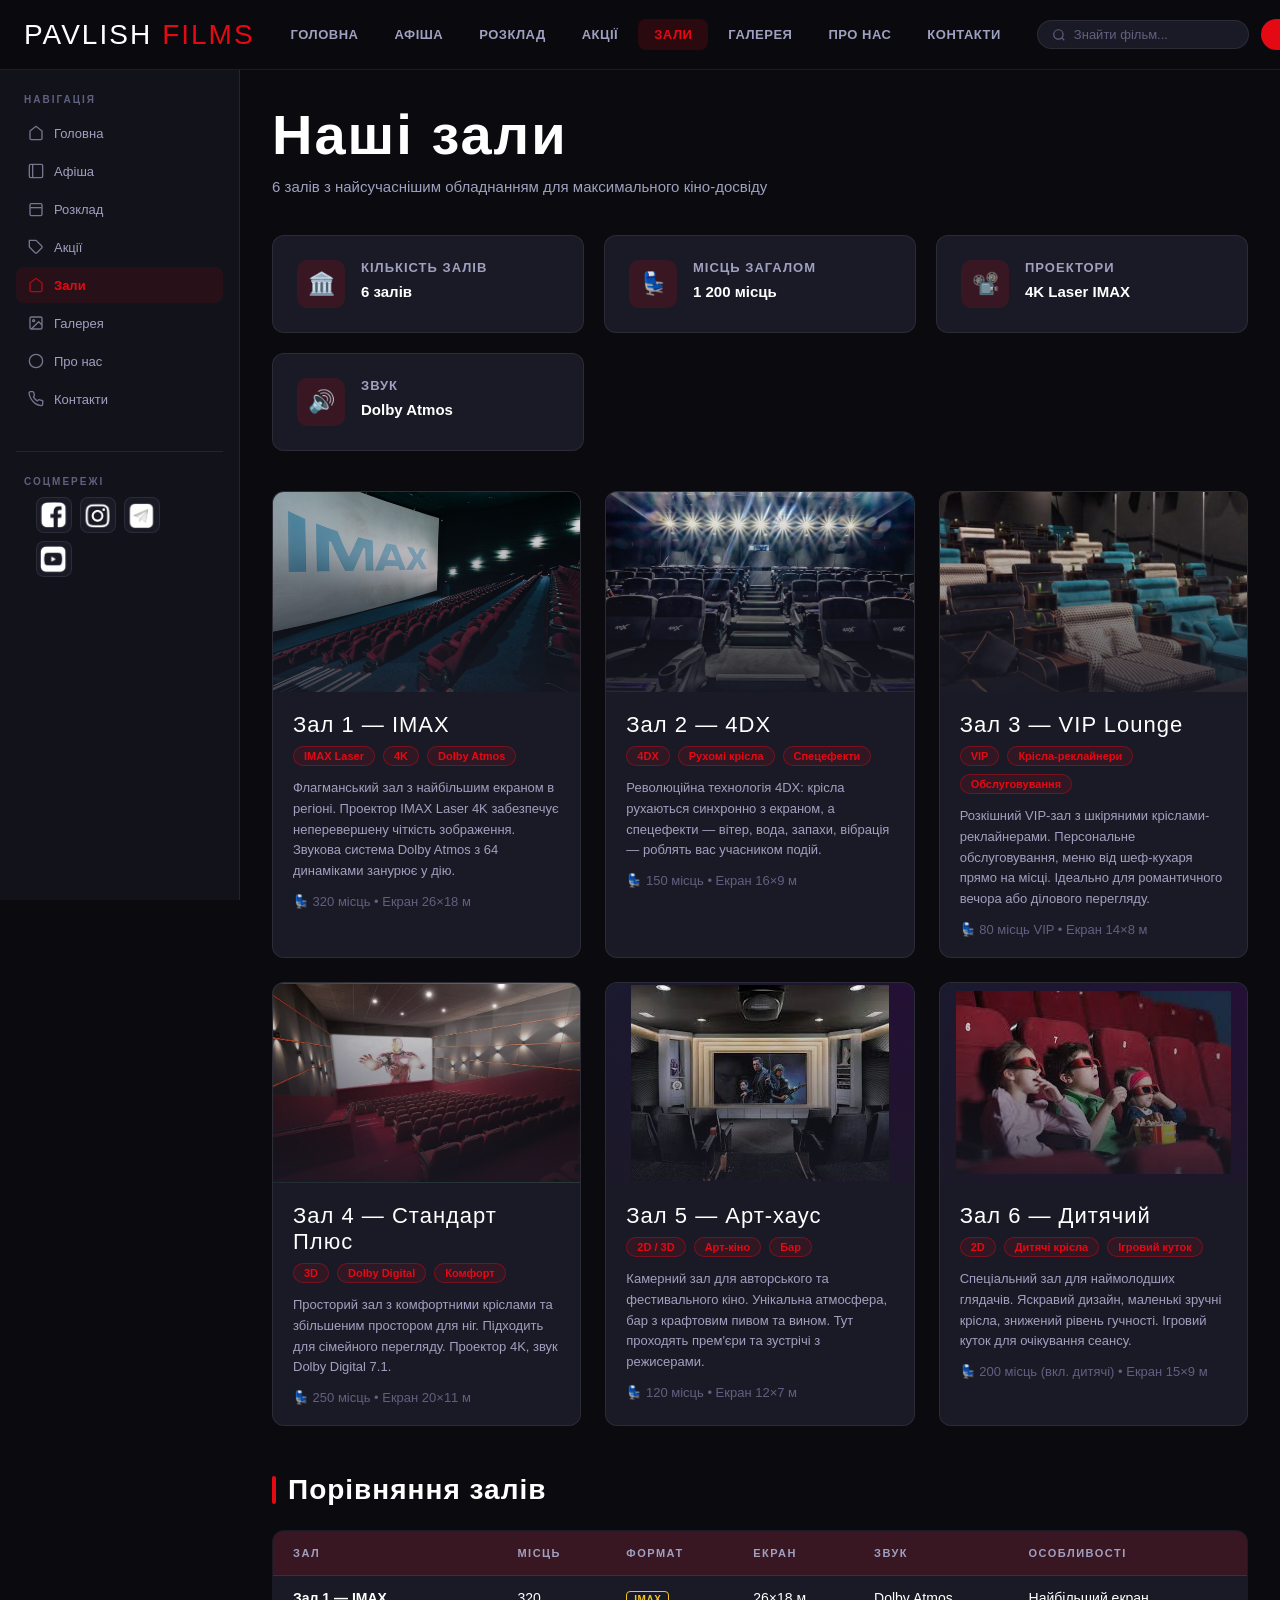
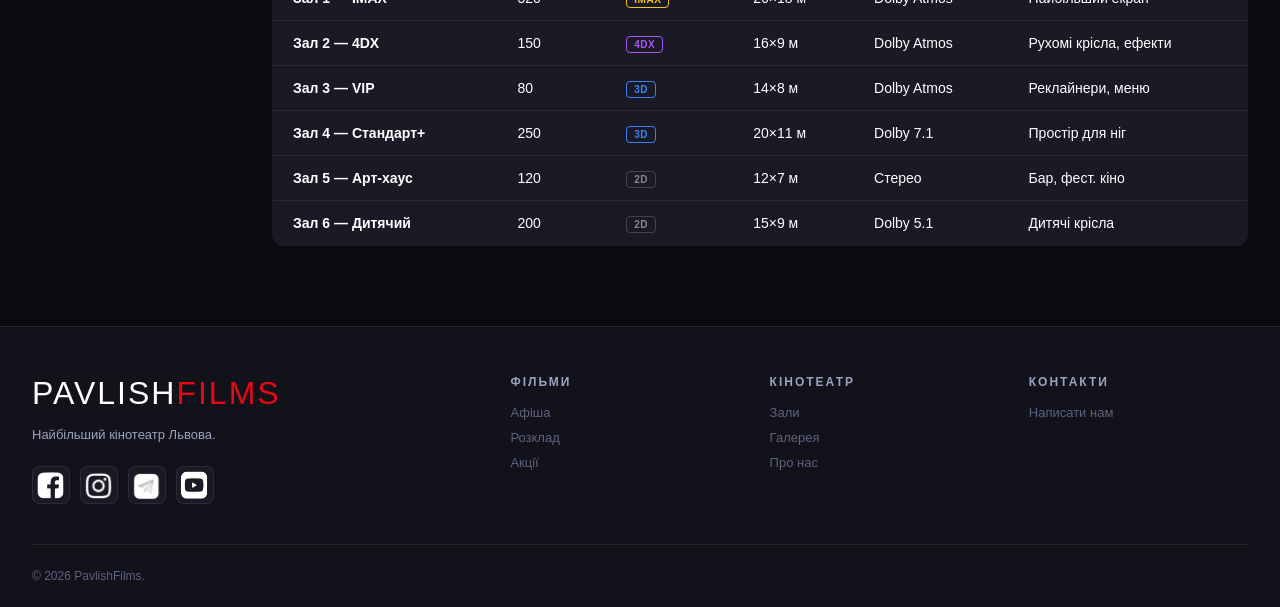
<file: pages/halls.html>
<!DOCTYPE html>
<html lang="uk">
<head>
  <meta charset="UTF-8">
  <meta name="viewport" content="width=device-width, initial-scale=1.0">
  <title>PavlishFilms — Зали</title>
  <link rel="shortcut icon" href="../logo.png" type="image/x-icon">
  <link rel="stylesheet" href="../css/style.css">
</head>
<body>
<nav class="top-nav">
  <a href="../index.html" class="nav-logo">PAVLISH<span>FILMS</span></a>
  <div class="nav-links">
    <a href="../index.html">Головна</a><a href="movies.html">Афіша</a><a href="schedule.html">Розклад</a>
    <a href="promotions.html">Акції</a><a href="halls.html" class="active">Зали</a>
    <a href="gallery.html">Галерея</a><a href="about.html">Про нас</a><a href="contacts.html">Контакти</a>
  </div>
  <div class="nav-actions">
    <div class="nav-search"><svg width="14" height="14" viewBox="0 0 24 24" fill="none" stroke="currentColor" stroke-width="2"><circle cx="11" cy="11" r="8"/><line x1="21" y1="21" x2="16.65" y2="16.65"/></svg><input type="text" placeholder="Знайти фільм..."></div>
<button class="btn-login" id="loginBtn" onclick="openModal('loginModal')">
  <svg width="14" height="14" viewBox="0 0 24 24" fill="none" stroke="currentColor" stroke-width="2"><path d="M20 21v-2a4 4 0 0 0-4-4H8a4 4 0 0 0-4 4v2"/><circle cx="12" cy="7" r="4"/></svg>
  <span>Увійти</span>
</button>    <div class="hamburger" id="hamburger"><span></span><span></span><span></span></div>
  </div>
</nav>
<div class="mobile-nav" id="mobileNav">
  <a href="../index.html">Головна</a><a href="movies.html">Афіша</a><a href="schedule.html"> Розклад</a>
  <a href="promotions.html"> Акції</a><a href="halls.html"> Зали</a><a href="gallery.html"> Галерея</a>
  <a href="about.html"> Про нас</a><a href="contacts.html"> Контакти</a>
</div>

<div class="layout">
  <aside class="sidebar">
    <div class="sidebar-section">
      <div class="sidebar-title">Навігація</div>
      <div class="sidebar-links">
        <a href="../index.html"><svg width="16" height="16" viewBox="0 0 24 24" fill="none" stroke="currentColor" stroke-width="2"><path d="M3 9l9-7 9 7v11a2 2 0 0 1-2 2H5a2 2 0 0 1-2-2z"/></svg>Головна</a>
        <a href="movies.html"><svg width="16" height="16" viewBox="0 0 24 24" fill="none" stroke="currentColor" stroke-width="2"><rect x="2" y="2" width="20" height="20" rx="2"/><line x1="7" y1="2" x2="7" y2="22"/></svg>Афіша</a>
        <a href="schedule.html"><svg width="16" height="16" viewBox="0 0 24 24" fill="none" stroke="currentColor" stroke-width="2"><rect x="3" y="4" width="18" height="18" rx="2"/><line x1="3" y1="10" x2="21" y2="10"/></svg>Розклад</a>
        <a href="promotions.html"><svg width="16" height="16" viewBox="0 0 24 24" fill="none" stroke="currentColor" stroke-width="2"><path d="M20.59 13.41l-7.17 7.17a2 2 0 0 1-2.83 0L2 12V2h10l8.59 8.59a2 2 0 0 1 0 2.82z"/></svg>Акції</a>
        <a href="halls.html" class="active"><svg width="16" height="16" viewBox="0 0 24 24" fill="none" stroke="currentColor" stroke-width="2"><path d="M3 9l9-7 9 7v11a2 2 0 0 1-2 2H5a2 2 0 0 1-2-2z"/></svg>Зали</a>
        <a href="gallery.html"><svg width="16" height="16" viewBox="0 0 24 24" fill="none" stroke="currentColor" stroke-width="2"><rect x="3" y="3" width="18" height="18" rx="2"/><circle cx="8.5" cy="8.5" r="1.5"/><polyline points="21 15 16 10 5 21"/></svg>Галерея</a>
        <a href="about.html"><svg width="16" height="16" viewBox="0 0 24 24" fill="none" stroke="currentColor" stroke-width="2"><circle cx="12" cy="12" r="10"/></svg>Про нас</a>
        <a href="contacts.html"><svg width="16" height="16" viewBox="0 0 24 24" fill="none" stroke="currentColor" stroke-width="2"><path d="M22 16.92v3a2 2 0 0 1-2.18 2 19.79 19.79 0 0 1-8.63-3.07A19.5 19.5 0 0 1 4.69 12a19.79 19.79 0 0 1-3.07-8.67A2 2 0 0 1 3.77 1h3a2 2 0 0 1 2 1.72c.127.96.361 1.903.7 2.81a2 2 0 0 1-.45 2.11L8.09 8.91a16 16 0 0 0 6 6l1.27-1.27a2 2 0 0 1 2.11-.45c.907.339 1.85.573 2.81.7A2 2 0 0 1 22 16.92z"/></svg>Контакти</a>
      </div>
    </div>
    <div class="sidebar-divider"></div>
    <div class="sidebar-section">
      <div class="sidebar-title">Соцмережі</div>
<div class="sidebar-socials">
            <a href="https://facebook.com" target="_blank" title="Facebook"
              ><img src="../facebook.png" alt=""
            /></a>
            <a href="https://instagram.com" target="_blank" title="Instagram"
              ><img src="../insta.png" alt=""
            /></a>
            <a href="https://t.me" target="_blank" title="Telegram"
              ><img src="../telegram.png" alt=""
            /></a>
            <a href="https://youtube.com" target="_blank" title="YouTube"
              ><img src="../youtube.png" alt=""
            /></a>
          </div>    </div>
  </aside>

  <main class="main-content">
    <div class="page-header">
      <h1>Наші зали</h1>
      <p>6 залів з найсучаснішим обладнанням для максимального кіно-досвіду</p>
    </div>

    <!-- Stats -->
    <div class="info-grid" style="margin-bottom:40px">
      <div class="info-card"><div class="info-icon">🏛️</div><div><div class="info-title">Кількість залів</div><div class="info-text">6 залів</div></div></div>
      <div class="info-card"><div class="info-icon">💺</div><div><div class="info-title">Місць загалом</div><div class="info-text">1 200 місць</div></div></div>
      <div class="info-card"><div class="info-icon">📽️</div><div><div class="info-title">Проектори</div><div class="info-text">4K Laser IMAX</div></div></div>
      <div class="info-card"><div class="info-icon">🔊</div><div><div class="info-title">Звук</div><div class="info-text">Dolby Atmos</div></div></div>
    </div>

    <div class="halls-grid">
      <div class="hall-card">
        <div class="hall-image" style="background:linear-gradient(135deg,#0a0a1a,#1a0a2e,#2d1b69)"><img src="../image/imax.jpg" alt=""></div>
        <div class="hall-body">
          <div class="hall-name">Зал 1 — IMAX</div>
          <div class="hall-features"><span class="hall-feature">IMAX Laser</span><span class="hall-feature">4K</span><span class="hall-feature">Dolby Atmos</span></div>
          <div class="hall-desc">Флагманський зал з найбільшим екраном в регіоні. Проектор IMAX Laser 4K забезпечує неперевершену чіткість зображення. Звукова система Dolby Atmos з 64 динаміками занурює у дію.</div>
          <div class="hall-capacity">💺 320 місць • Екран 26×18 м</div>
        </div>
      </div>

      <div class="hall-card">
        <div class="hall-image" style="background:linear-gradient(135deg,#0f2027,#203a43,#2c5364)"><img src="../image/4dx.jpg" alt=""></div>
        <div class="hall-body">
          <div class="hall-name">Зал 2 — 4DX</div>
          <div class="hall-features"><span class="hall-feature">4DX</span><span class="hall-feature">Рухомі крісла</span><span class="hall-feature">Спецефекти</span></div>
          <div class="hall-desc">Революційна технологія 4DX: крісла рухаються синхронно з екраном, а спецефекти — вітер, вода, запахи, вібрація — роблять вас учасником подій.</div>
          <div class="hall-capacity">💺 150 місць • Екран 16×9 м</div>
        </div>
      </div>

      <div class="hall-card">
        <div class="hall-image" style="background:linear-gradient(135deg,#1a1a2e,#16213e,#533483)"><img src="../image/vip.jpg" alt=""></div>
        <div class="hall-body">
          <div class="hall-name">Зал 3 — VIP Lounge</div>
          <div class="hall-features"><span class="hall-feature">VIP</span><span class="hall-feature">Крісла-реклайнери</span><span class="hall-feature">Обслуговування</span></div>
          <div class="hall-desc">Розкішний VIP-зал з шкіряними кріслами-реклайнерами. Персональне обслуговування, меню від шеф-кухаря прямо на місці. Ідеально для романтичного вечора або ділового перегляду.</div>
          <div class="hall-capacity">💺 80 місць VIP • Екран 14×8 м</div>
        </div>
      </div>

      <div class="hall-card">
        <div class="hall-image" style="background:linear-gradient(135deg,#134e5e,#71b280)"><img src="../image/standart.jpg" alt=""></div>
        <div class="hall-body">
          <div class="hall-name">Зал 4 — Стандарт Плюс</div>
          <div class="hall-features"><span class="hall-feature">3D</span><span class="hall-feature">Dolby Digital</span><span class="hall-feature">Комфорт</span></div>
          <div class="hall-desc">Просторий зал з комфортними кріслами та збільшеним простором для ніг. Підходить для сімейного перегляду. Проектор 4K, звук Dolby Digital 7.1.</div>
          <div class="hall-capacity">💺 250 місць • Екран 20×11 м</div>
        </div>
      </div>

      <div class="hall-card">
        <div class="hall-image"><img src="../image/art.jfif" alt=""></div>
        <div class="hall-body">
          <div class="hall-name">Зал 5 — Арт-хаус</div>
          <div class="hall-features"><span class="hall-feature">2D / 3D</span><span class="hall-feature">Арт-кіно</span><span class="hall-feature">Бар</span></div>
          <div class="hall-desc">Камерний зал для авторського та фестивального кіно. Унікальна атмосфера, бар з крафтовим пивом та вином. Тут проходять прем'єри та зустрічі з режисерами.</div>
          <div class="hall-capacity">💺 120 місць • Екран 12×7 м</div>
        </div>
      </div>

      <div class="hall-card">
        <div class="hall-image"><img src="../image/child.jfif" alt=""></div>
        <div class="hall-body">
          <div class="hall-name">Зал 6 — Дитячий</div>
          <div class="hall-features"><span class="hall-feature">2D</span><span class="hall-feature">Дитячі крісла</span><span class="hall-feature">Ігровий куток</span></div>
          <div class="hall-desc">Спеціальний зал для наймолодших глядачів. Яскравий дизайн, маленькі зручні крісла, знижений рівень гучності. Ігровий куток для очікування сеансу.</div>
          <div class="hall-capacity">💺 200 місць (вкл. дитячі) • Екран 15×9 м</div>
        </div>
      </div>
    </div>

    <!-- Comparison table -->
    <h2 class="section-title" style="margin-bottom:24px">Порівняння залів</h2>
    <table class="prices-table" style="margin-bottom:48px">
      <thead>
        <tr><th>Зал</th><th>Місць</th><th>Формат</th><th>Екран</th><th>Звук</th><th>Особливості</th></tr>
      </thead>
      <tbody>
        <tr><td><strong>Зал 1 — IMAX</strong></td><td>320</td><td><span class="format-tag format-imax">IMAX</span></td><td>26×18 м</td><td>Dolby Atmos</td><td>Найбільший екран</td></tr>
        <tr><td><strong>Зал 2 — 4DX</strong></td><td>150</td><td><span class="format-tag format-4dx">4DX</span></td><td>16×9 м</td><td>Dolby Atmos</td><td>Рухомі крісла, ефекти</td></tr>
        <tr><td><strong>Зал 3 — VIP</strong></td><td>80</td><td><span class="format-tag format-3d">3D</span></td><td>14×8 м</td><td>Dolby Atmos</td><td>Реклайнери, меню</td></tr>
        <tr><td><strong>Зал 4 — Стандарт+</strong></td><td>250</td><td><span class="format-tag format-3d">3D</span></td><td>20×11 м</td><td>Dolby 7.1</td><td>Простір для ніг</td></tr>
        <tr><td><strong>Зал 5 — Арт-хаус</strong></td><td>120</td><td><span class="format-tag format-2d">2D</span></td><td>12×7 м</td><td>Стерео</td><td>Бар, фест. кіно</td></tr>
        <tr><td><strong>Зал 6 — Дитячий</strong></td><td>200</td><td><span class="format-tag format-2d">2D</span></td><td>15×9 м</td><td>Dolby 5.1</td><td>Дитячі крісла</td></tr>
      </tbody>
    </table>
  </main>
</div>

<footer class="footer">
  <div class="footer-top">
    <div><div class="footer-brand-name">PAVLISH<span>FILMS</span></div><p class="footer-brand-desc">Найбільший кінотеатр Львова.</p><div class="footer-socials">
            <a href="https://facebook.com" target="_blank"
              ><img src="../facebook.png" alt="facebook"
            /></a>
            <a href="https://instagram.com" target="_blank"
              ><img src="../insta.png" alt="insta"
            /></a>
            <a href="https://t.me" target="_blank"
              ><img src="../telegram.png" alt="telegram"
            /></a>
            <a href="https://youtube.com" target="_blank"
              ><img src="../youtube.png" alt="youtube"
            /></a>
          </div>
    </div>
    <div class="footer-col"><h4>Фільми</h4><a href="movies.html">Афіша</a><a href="schedule.html">Розклад</a><a href="promotions.html">Акції</a></div>
    <div class="footer-col"><h4>Кінотеатр</h4><a href="halls.html">Зали</a><a href="gallery.html">Галерея</a><a href="about.html">Про нас</a></div>
    <div class="footer-col"><h4>Контакти</h4><a href="contacts.html">Написати нам</a></div>
  </div>
  <div class="footer-bottom"><p>© 2026 PavlishFilms.</p></div>
</footer>
<div class="modal-overlay" id="loginModal"><div class="modal"><div class="modal-close" onclick="closeModal('loginModal')">✕</div><div class="modal-title">Вхід</div><div class="form-group"><label>Email</label><input type="email"></div><div class="form-group"><label>Пароль</label><input type="password"></div><button class="form-submit" onclick="closeModal('loginModal');showToast('Ласкаво просимо!','success')">Увійти</button></div></div>
<script src="../js/main.js"></script>
</body>
</html>
</file>
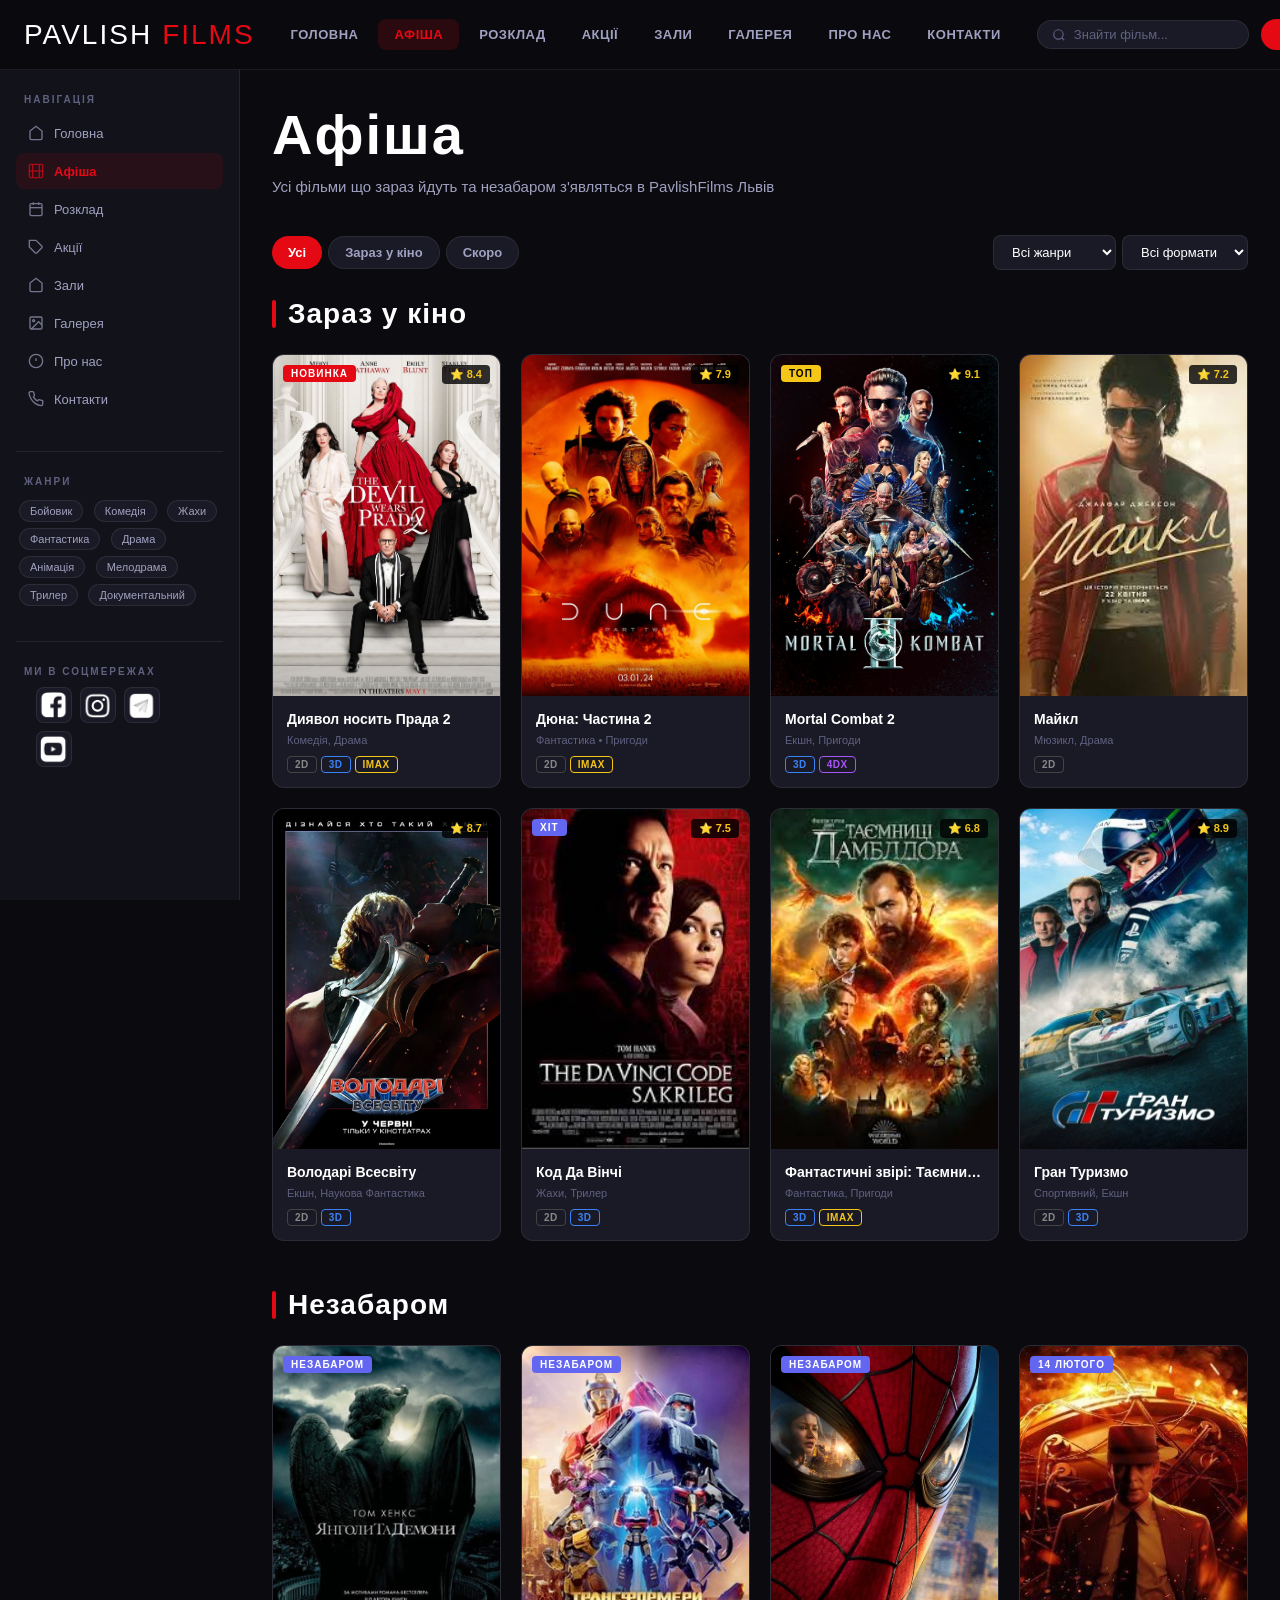
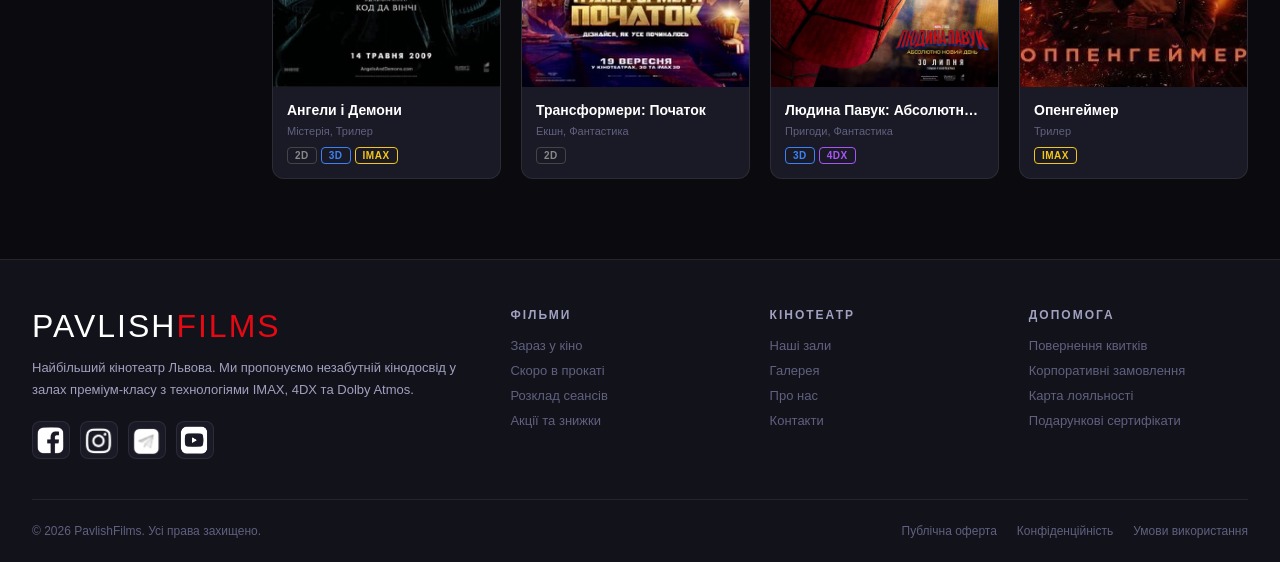
<file: pages/movies.html>
<!doctype html>
<html lang="uk">
  <head>
    <meta charset="UTF-8" />
    <meta name="viewport" content="width=device-width, initial-scale=1.0" />
    <title>PavlishFilms — Афіша</title>
    <link rel="shortcut icon" href="../logo.png" type="image/x-icon">
    <link rel="stylesheet" href="../css/style.css" />
  </head>
  <body>
    <nav class="top-nav">
      <a href="../index.html" class="nav-logo">PAVLISH<span>FILMS</span></a>
      <div class="nav-links">
        <a href="../index.html">Головна</a>
        <a href="movies.html" class="active">Афіша</a>
        <a href="schedule.html">Розклад</a>
        <a href="promotions.html">Акції</a>
        <a href="halls.html">Зали</a>
        <a href="gallery.html">Галерея</a>
        <a href="about.html">Про нас</a>
        <a href="contacts.html">Контакти</a>
      </div>
      <div class="nav-actions">
        <div class="nav-search">
          <svg width="14" height="14" viewBox="0 0 24 24" fill="none" stroke="currentColor" stroke-width="2">
            <circle cx="11" cy="11" r="8" />
            <line x1="21" y1="21" x2="16.65" y2="16.65" />
          </svg>
          <input type="text" placeholder="Знайти фільм..." />
        </div>
        <button class="btn-login" onclick="openModal('loginModal')">
  <svg width="14" height="14" viewBox="0 0 24 24" fill="none" stroke="currentColor" stroke-width="2">
    <path d="M20 21v-2a4 4 0 0 0-4-4H8a4 4 0 0 0-4 4v2"/><circle cx="12" cy="7" r="4"/>
  </svg>
  <span>Увійти</span> </button>
        <div class="hamburger" id="hamburger">
          <span></span><span></span><span></span>
        </div>
      </div>
    </nav>

<div class="mobile-nav" id="mobileNav">
  <a href="../index.html">Головна</a><a href="movies.html">Афіша</a><a href="schedule.html"> Розклад</a>
  <a href="promotions.html"> Акції</a><a href="halls.html"> Зали</a><a href="gallery.html"> Галерея</a>
  <a href="about.html"> Про нас</a><a href="contacts.html"> Контакти</a>
</div>

    <div class="layout">
      <aside class="sidebar">
        <div class="sidebar-section">
          <div class="sidebar-title">Навігація</div>
          <div class="sidebar-links">
            <a href="../index.html"><svg width="16" height="16" viewBox="0 0 24 24" fill="none" stroke="currentColor" stroke-width="2"><path d="M3 9l9-7 9 7v11a2 2 0 0 1-2 2H5a2 2 0 0 1-2-2z"/></svg>Головна</a>
            <a href="movies.html" class="active"><svg width="16" height="16" viewBox="0 0 24 24" fill="none" stroke="currentColor" stroke-width="2"><rect x="2" y="2" width="20" height="20" rx="2"/><line x1="7" y1="2" x2="7" y2="22"/><line x1="17" y1="2" x2="17" y2="22"/><line x1="2" y1="12" x2="22" y2="12"/></svg>Афіша</a>
            <a href="schedule.html"><svg width="16" height="16" viewBox="0 0 24 24" fill="none" stroke="currentColor" stroke-width="2"><rect x="3" y="4" width="18" height="18" rx="2"/><line x1="16" y1="2" x2="16" y2="6"/><line x1="8" y1="2" x2="8" y2="6"/><line x1="3" y1="10" x2="21" y2="10"/></svg>Розклад</a>
            <a href="promotions.html"><svg width="16" height="16" viewBox="0 0 24 24" fill="none" stroke="currentColor" stroke-width="2"><path d="M20.59 13.41l-7.17 7.17a2 2 0 0 1-2.83 0L2 12V2h10l8.59 8.59a2 2 0 0 1 0 2.82z"/><line x1="7" y1="7" x2="7.01" y2="7"/></svg>Акції</a>
            <a href="halls.html"><svg width="16" height="16" viewBox="0 0 24 24" fill="none" stroke="currentColor" stroke-width="2"><path d="M3 9l9-7 9 7v11a2 2 0 0 1-2 2H5a2 2 0 0 1-2-2z"/></svg>Зали</a>
            <a href="gallery.html"><svg width="16" height="16" viewBox="0 0 24 24" fill="none" stroke="currentColor" stroke-width="2"><rect x="3" y="3" width="18" height="18" rx="2"/><circle cx="8.5" cy="8.5" r="1.5"/><polyline points="21 15 16 10 5 21"/></svg>Галерея</a>
            <a href="about.html"><svg width="16" height="16" viewBox="0 0 24 24" fill="none" stroke="currentColor" stroke-width="2"><circle cx="12" cy="12" r="10"/><line x1="12" y1="8" x2="12" y2="12"/><line x1="12" y1="16" x2="12.01" y2="16"/></svg>Про нас</a>
            <a href="contacts.html"><svg width="16" height="16" viewBox="0 0 24 24" fill="none" stroke="currentColor" stroke-width="2"><path d="M22 16.92v3a2 2 0 0 1-2.18 2 19.79 19.79 0 0 1-8.63-3.07A19.5 19.5 0 0 1 4.69 12a19.79 19.79 0 0 1-3.07-8.67A2 2 0 0 1 3.77 1h3a2 2 0 0 1 2 1.72c.127.96.361 1.903.7 2.81a2 2 0 0 1-.45 2.11L8.09 8.91a16 16 0 0 0 6 6l1.27-1.27a2 2 0 0 1 2.11-.45c.907.339 1.85.573 2.81.7A2 2 0 0 1 22 16.92z"/></svg>Контакти</a>
          </div>
        </div>
        <div class="sidebar-divider"></div>
        <div class="sidebar-section">
          <div class="sidebar-title">Жанри</div>
          <div class="sidebar-genres">
            <a href="#" data-genre="Бойовик">Бойовик</a>
            <a href="#" data-genre="Комедія">Комедія</a>
            <a href="#" data-genre="Жахи">Жахи</a>
            <a href="#" data-genre="Фантастика">Фантастика</a>
            <a href="#" data-genre="Драма">Драма</a>
            <a href="#" data-genre="Анімація">Анімація</a>
            <a href="#" data-genre="Мелодрама">Мелодрама</a>
            <a href="#" data-genre="Трилер">Трилер</a>
            <a href="#" data-genre="Документальний">Документальний</a>
          </div>
        </div>
        <div class="sidebar-divider"></div>
        <div class="sidebar-section">
          <div class="sidebar-title">Ми в соцмережах</div>
          <div class="sidebar-socials">
            <a href="https://facebook.com" target="_blank"><img src="../facebook.png" alt=""/></a>
            <a href="https://instagram.com" target="_blank"><img src="../insta.png" alt=""/></a>
            <a href="https://t.me" target="_blank"><img src="../telegram.png" alt=""/></a>
            <a href="https://youtube.com" target="_blank"><img src="../youtube.png" alt=""/></a>
          </div>
        </div>
      </aside>

      <main class="main-content">
        <div class="page-header">
          <h1>Афіша</h1>
          <p>Усі фільми що зараз йдуть та незабаром з'являться в PavlishFilms Львів</p>
        </div>

        <!-- Фільтри -->
        <div style="display:flex;gap:10px;margin-bottom:28px;flex-wrap:wrap;align-items:center;">
          <div style="display:flex;gap:6px;flex-wrap:wrap;">
            <button onclick="filterByStatus(this,'all')" class="filter-btn active" data-filter="all" style="padding:8px 16px;border-radius:20px;background:var(--accent);color:white;font-size:13px;font-weight:600;transition:var(--transition);cursor:pointer;border:none;">Усі</button>
            <button onclick="filterByStatus(this,'now')" class="filter-btn" data-filter="now" style="padding:8px 16px;border-radius:20px;background:var(--bg-card);color:var(--text-secondary);font-size:13px;font-weight:600;border:1px solid var(--border);cursor:pointer;transition:var(--transition);">Зараз у кіно</button>
            <button onclick="filterByStatus(this,'soon')" class="filter-btn" data-filter="soon" style="padding:8px 16px;border-radius:20px;background:var(--bg-card);color:var(--text-secondary);font-size:13px;font-weight:600;border:1px solid var(--border);cursor:pointer;transition:var(--transition);">Скоро</button>
          </div>
          <div style="display:flex;gap:6px;flex-wrap:wrap;margin-left:auto;">
            <select id="genreFilter" style="background:var(--bg-card);border:1px solid var(--border);border-radius:8px;padding:8px 14px;color:var(--text-primary);font-family:inherit;font-size:13px;outline:none;">
              <option value="">Всі жанри</option>
              <option value="Фантастика">Фантастика</option>
              <option value="Бойовик">Бойовик</option>
              <option value="Комедія">Комедія</option>
              <option value="Жахи">Жахи</option>
              <option value="Анімація">Анімація</option>
              <option value="Мелодрама">Мелодрама</option>
              <option value="Драма">Драма</option>
              <option value="Трилер">Трилер</option>
              <option value="Екшн">Екшн</option>
              <option value="Мюзикл">Мюзикл</option>
              <option value="Містерія">Містерія</option>
              <option value="Пригоди">Пригоди</option>
              <option value="Спортивний">Спортивний</option>
            </select>
            <select id="formatFilter" style="background:var(--bg-card);border:1px solid var(--border);border-radius:8px;padding:8px 14px;color:var(--text-primary);font-family:inherit;font-size:13px;outline:none;">
              <option value="">Всі формати</option>
              <option value="2D">2D</option>
              <option value="3D">3D</option>
              <option value="IMAX">IMAX</option>
              <option value="4DX">4DX</option>
            </select>
          </div>
        </div>

        <!-- Повідомлення "нічого не знайдено" -->
        <div id="noResults" style="display:none;text-align:center;padding:60px 20px;color:var(--text-secondary);">
          <div style="font-size:48px;margin-bottom:16px;">🎬</div>
          <div style="font-size:18px;font-weight:600;margin-bottom:8px;">Нічого не знайдено</div>
          <div style="font-size:14px;">Спробуйте змінити параметри фільтрації</div>
        </div>

        <h2 class="section-title" id="nowHeading" style="margin-bottom:24px;">Зараз у кіно</h2>
        <div class="movies-grid" id="nowGrid" style="margin-bottom:48px;">

          <!-- Диявол носить Прада 2 -->
          <div class="movie-card" data-status="now" data-genre="Комедія,Драма" data-formats="2D,3D,IMAX" data-href="schedule.html">
            <div class="movie-poster">
              <img src="../diyavol-nosit-prada1.jpeg" alt="prada">
              <div class="movie-badge">Новинка</div>
              <div class="movie-rating">⭐ 8.4</div>
              <div class="movie-poster-overlay">
                <a href="schedule.html" class="btn-buy-ticket">Купити Квиток</a>
                <button class="btn-trailer" data-trailer="../trailers/diiavol-nosit-prada-2-oficiinii-ukrayinski_OiMnDcTt.mp4">▶ Трейлер</button>
              </div>
            </div>
            <div class="movie-info">
              <div class="movie-title">Диявол носить Прада 2</div>
              <div class="movie-genre">Комедія, Драма</div>
              <div class="movie-formats">
                <span class="format-tag format-2d">2D</span>
                <span class="format-tag format-3d">3D</span>
                <span class="format-tag format-imax">IMAX</span>
              </div>
            </div>
          </div>

          <!-- Дюна -->
          <div class="movie-card" data-status="now" data-genre="Фантастика,Пригоди" data-formats="2D,IMAX" data-href="schedule.html">
            <div class="movie-poster">
              <img src="../duna.webp" alt="duna">
              <div class="movie-rating">⭐ 7.9</div>
              <div class="movie-poster-overlay">
                <a href="schedule.html" class="btn-buy-ticket">Купити Квиток</a>
                <button class="btn-trailer" data-trailer="../trailers/ytdown-youtube-dune-3-official-trailer-2026-media-ubhiz96w6n8-001-1080p_kimJ7Gg1.mp4">▶ Трейлер</button>
              </div>
            </div>
            <div class="movie-info">
              <div class="movie-title">Дюна: Частина 2</div>
              <div class="movie-genre">Фантастика • Пригоди</div>
              <div class="movie-formats">
                <span class="format-tag format-2d">2D</span>
                <span class="format-tag format-imax">IMAX</span>
              </div>
            </div>
          </div>

          <!-- Mortal Combat 2 -->
          <div class="movie-card" data-status="now" data-genre="Екшн,Пригоди" data-formats="3D,4DX" data-href="schedule.html">
            <div class="movie-poster">
              <img src="../mortal.jfif" alt="mortal">
              <div class="movie-badge badge-gold">ТОП</div>
              <div class="movie-rating">⭐ 9.1</div>
              <div class="movie-poster-overlay">
                <a href="schedule.html" class="btn-buy-ticket">Купити Квиток</a>
                <button class="btn-trailer" data-trailer="../trailers/ytdown-youtube-mortal-kombat-2-official-final-trailer-2-media-72fh-e6jvnm-001-10_TXSnvNCp.mp4">▶ Трейлер</button>
              </div>
            </div>
            <div class="movie-info">
              <div class="movie-title">Mortal Combat 2</div>
              <div class="movie-genre">Екшн, Пригоди</div>
              <div class="movie-formats">
                <span class="format-tag format-3d">3D</span>
                <span class="format-tag format-4dx">4DX</span>
              </div>
            </div>
          </div>

          <!-- Майкл -->
          <div class="movie-card" data-status="now" data-genre="Мюзикл,Драма" data-formats="2D" data-href="schedule.html">
            <div class="movie-poster">
              <img src="../maykl.jfif" alt="maykl">
              <div class="movie-rating">⭐ 7.2</div>
              <div class="movie-poster-overlay">
                <a href="schedule.html" class="btn-buy-ticket">Купити Квиток</a>
                <button class="btn-trailer" data-trailer="../trailers/ytdown-youtube-michael-official-final-trailer-2026-media-jel06ulwul8-001-1080p_HpMCUUdp.mp4">▶ Трейлер</button>
              </div>
            </div>
            <div class="movie-info">
              <div class="movie-title">Майкл</div>
              <div class="movie-genre">Мюзикл, Драма</div>
              <div class="movie-formats">
                <span class="format-tag format-2d">2D</span>
              </div>
            </div>
          </div>

          <!-- Володарі Всесвіту -->
          <div class="movie-card" data-status="now" data-genre="Екшн,Фантастика" data-formats="2D,3D" data-href="schedule.html">
            <div class="movie-poster">
              <img src="../vsesvit.webp" alt="vsesvit">
              <div class="movie-rating">⭐ 8.7</div>
              <div class="movie-poster-overlay">
                <a href="schedule.html" class="btn-buy-ticket">Купити Квиток</a>
                <button class="btn-trailer" data-trailer="../trailers/ytdown-youtube-masters-of-the-universe-official-trailer-media-snwnfucbl-0-001-10_L1HUINKO.mp4">▶ Трейлер</button>
              </div>
            </div>
            <div class="movie-info">
              <div class="movie-title">Володарі Всесвіту</div>
              <div class="movie-genre">Екшн, Наукова Фантастика</div>
              <div class="movie-formats">
                <span class="format-tag format-2d">2D</span>
                <span class="format-tag format-3d">3D</span>
              </div>
            </div>
          </div>

          <!-- Код Да Вінчі -->
          <div class="movie-card" data-status="now" data-genre="Жахи,Трилер" data-formats="2D,3D" data-href="schedule.html">
            <div class="movie-poster">
              <img src="../da vinci.jfif" alt="da vinci">
              <div class="movie-badge" style="background:#6366f1">Хіт</div>
              <div class="movie-rating">⭐ 7.5</div>
              <div class="movie-poster-overlay">
                <a href="schedule.html" class="btn-buy-ticket">Купити Квиток</a>
                <button class="btn-trailer" data-trailer="../trailers/ytdown-youtube-the-da-vinci-code-official-trailer-2006-media-5su9mt8829k-001-10_mnfcfIyE.mp4">▶ Трейлер</button>
              </div>
            </div>
            <div class="movie-info">
              <div class="movie-title">Код Да Вінчі</div>
              <div class="movie-genre">Жахи, Трилер</div>
              <div class="movie-formats">
                <span class="format-tag format-2d">2D</span>
                <span class="format-tag format-3d">3D</span>
              </div>
            </div>
          </div>

          <!-- Фантастичні звірі -->
          <div class="movie-card" data-status="now" data-genre="Фантастика,Пригоди" data-formats="3D,IMAX" data-href="schedule.html">
            <div class="movie-poster">
              <img src="../animals.jfif" alt="animals">
              <div class="movie-rating">⭐ 6.8</div>
              <div class="movie-poster-overlay">
                <a href="schedule.html" class="btn-buy-ticket">Купити Квиток</a>
                <button class="btn-trailer" data-trailer="../trailers/ytdown-youtube-fantastic-beasts-the-secrets-of-dumbledo-media-fo6tfhklw6y-001-10_G7Y5Yg4L.mp4">▶ Трейлер</button>
              </div>
            </div>
            <div class="movie-info">
              <div class="movie-title">Фантастичні звірі: Таємниці Дамблдора</div>
              <div class="movie-genre">Фантастика, Пригоди</div>
              <div class="movie-formats">
                <span class="format-tag format-3d">3D</span>
                <span class="format-tag format-imax">IMAX</span>
              </div>
            </div>
          </div>

          <!-- Гран Туризмо -->
          <div class="movie-card" data-status="now" data-genre="Спортивний,Екшн" data-formats="2D,3D" data-href="schedule.html">
            <div class="movie-poster">
              <img src="../turizmo.jpg" alt="gran">
              <div class="movie-rating">⭐ 8.9</div>
              <div class="movie-poster-overlay">
                <a href="schedule.html" class="btn-buy-ticket">Купити Квиток</a>
                <button class="btn-trailer" data-trailer="../trailers/ytdown-youtube-gran-turismo-official-trailer-hd-media-gvpzgbvprzw-001-1080p_MwtaEXXF.mp4">▶ Трейлер</button>
              </div>
            </div>
            <div class="movie-info">
              <div class="movie-title">Гран Туризмо</div>
              <div class="movie-genre">Спортивний, Екшн</div>
              <div class="movie-formats">
                <span class="format-tag format-2d">2D</span>
                <span class="format-tag format-3d">3D</span>
              </div>
            </div>
          </div>

        </div>

        <h2 class="section-title" id="soonHeading" style="margin-bottom:24px;">Незабаром</h2>
        <div class="movies-grid" id="soonGrid">

          <!-- Ангели і Демони -->
          <div class="movie-card" data-status="soon" data-genre="Містерія,Трилер" data-formats="2D,3D,IMAX">
            <div class="movie-poster">
              <img src="../Angely_i_demony.jpg" alt="angel">
              <div class="movie-badge badge-soon">Незабаром</div>
              <div class="movie-poster-overlay">
                <button class="btn-trailer" data-trailer="../trailers/ytdown-youtube-angels-demons-in-theaters-5-15-09-media-ekftp1uqg1o-001-1080p_m6Y2mTqE.mp4">▶ Трейлер</button>
              </div>
            </div>
            <div class="movie-info">
              <div class="movie-title">Ангели і Демони</div>
              <div class="movie-genre">Містерія, Трилер</div>
              <div class="movie-formats">
                <span class="format-tag format-2d">2D</span>
                <span class="format-tag format-3d">3D</span>
                <span class="format-tag format-imax">IMAX</span>
              </div>
            </div>
          </div>

          <!-- Трансформери -->
          <div class="movie-card" data-status="soon" data-genre="Екшн,Фантастика" data-formats="2D">
            <div class="movie-poster">
              <img src="../Трансформери_Початок_-_постер.jpg" alt="transformer">
              <div class="movie-badge badge-soon">Незабаром</div>
              <div class="movie-poster-overlay">
                <button class="btn-trailer" data-trailer="../trailers/ytdown-youtube-transformers-one-official-trailer-2024-h-media-0rmjxxkdrsm-001-10_ZJxefe66.mp4">▶ Трейлер</button>
              </div>
            </div>
            <div class="movie-info">
              <div class="movie-title">Трансформери: Початок</div>
              <div class="movie-genre">Екшн, Фантастика</div>
              <div class="movie-formats">
                <span class="format-tag format-2d">2D</span>
              </div>
            </div>
          </div>

          <!-- Людина Павук -->
          <div class="movie-card" data-status="soon" data-genre="Пригоди,Фантастика" data-formats="3D,4DX">
            <div class="movie-poster">
              <img src="../sprider.webp" alt="spider">
              <div class="movie-badge badge-soon">Незабаром</div>
              <div class="movie-poster-overlay">
                <button class="btn-trailer" data-trailer="../trailers/ytdown-youtube-spider-man-brand-new-day-official-traile-media-tt5f0dqowja-001-10_CSfU6tvU.mp4">▶ Трейлер</button>
              </div>
            </div>
            <div class="movie-info">
              <div class="movie-title">Людина Павук: Абсолютно новий день</div>
              <div class="movie-genre">Пригоди, Фантастика</div>
              <div class="movie-formats">
                <span class="format-tag format-3d">3D</span>
                <span class="format-tag format-4dx">4DX</span>
              </div>
            </div>
          </div>

          <!-- Опенгеймер -->
          <div class="movie-card" data-status="soon" data-genre="Трилер" data-formats="IMAX">
            <div class="movie-poster">
              <img src="../openheimer.webp" alt="openheimer">
              <div class="movie-badge badge-soon">14 лютого</div>
              <div class="movie-poster-overlay">
                <button class="btn-trailer" data-trailer="../trailers/ytdown-youtube-oppenheimer-official-trailer-media-qaweb0h43lu-001-1080p_a9q5BUOB.mp4">▶ Трейлер</button>
              </div>
            </div>
            <div class="movie-info">
              <div class="movie-title">Опенгеймер</div>
              <div class="movie-genre">Трилер</div>
              <div class="movie-formats">
                <span class="format-tag format-imax">IMAX</span>
              </div>
            </div>
          </div>

        </div>
      </main>
    </div>

    <footer class="footer">
      <div class="footer-top">
        <div>
          <div class="footer-brand-name">PAVLISH<span>FILMS</span></div>
          <p class="footer-brand-desc">Найбільший кінотеатр Львова. Ми пропонуємо незабутній кінодосвід у залах преміум-класу з технологіями IMAX, 4DX та Dolby Atmos.</p>
          <div class="footer-socials">
            <a href="https://facebook.com" target="_blank"><img src="../facebook.png" alt="facebook"/></a>
            <a href="https://instagram.com" target="_blank"><img src="../insta.png" alt="insta"/></a>
            <a href="https://t.me" target="_blank"><img src="../telegram.png" alt="telegram"/></a>
            <a href="https://youtube.com" target="_blank"><img src="../youtube.png" alt="youtube"/></a>
          </div>
        </div>
        <div class="footer-col">
          <h4>Фільми</h4>
          <a href="movies.html">Зараз у кіно</a>
          <a href="movies.html">Скоро в прокаті</a>
          <a href="schedule.html">Розклад сеансів</a>
          <a href="promotions.html">Акції та знижки</a>
        </div>
        <div class="footer-col">
          <h4>Кінотеатр</h4>
          <a href="halls.html">Наші зали</a>
          <a href="gallery.html">Галерея</a>
          <a href="about.html">Про нас</a>
          <a href="contacts.html">Контакти</a>
        </div>
        <div class="footer-col">
          <h4>Допомога</h4>
          <a href="#">Повернення квитків</a>
          <a href="#">Корпоративні замовлення</a>
          <a href="#">Карта лояльності</a>
          <a href="#">Подарункові сертифікати</a>
        </div>
      </div>
      <div class="footer-bottom">
        <p>© 2026 PavlishFilms. Усі права захищено.</p>
        <div class="footer-bottom-links">
          <a href="#">Публічна оферта</a>
          <a href="#">Конфіденційність</a>
          <a href="#">Умови використання</a>
        </div>
      </div>
    </footer>

    <div class="modal-overlay" id="loginModal">
      <div class="modal">
        <div class="modal-close" onclick="closeModal('loginModal')">✕</div>
        <div class="modal-title">Вхід</div>
        <div class="form-group">
          <label>Email</label>
          <input type="email" placeholder="your@email.com"/>
        </div>
        <div class="form-group">
          <label>Пароль</label>
          <input type="password" placeholder="••••••••"/>
        </div>
        <button class="form-submit" onclick="closeModal('loginModal');showToast('Ласкаво просимо!','success')">Увійти</button>
      </div>
    </div>

    <!-- TRAILER MODAL -->
    <div id="trailerModal" style="display:none;position:fixed;top:0;left:0;width:100%;height:100%;background:rgba(0,0,0,0.85);z-index:9999;align-items:center;justify-content:center;">
      <div style="max-width:800px;width:90%;position:relative;background:#000;border-radius:12px;overflow:hidden;">
        <div onclick="closeTrailer()" style="position:absolute;top:10px;right:14px;z-index:10;color:#fff;font-size:20px;cursor:pointer;background:rgba(0,0,0,0.7);border-radius:50%;width:34px;height:34px;display:flex;align-items:center;justify-content:center;">✕</div>
        <video id="trailerFrame" width="100%" height="450" controls style="display:block;background:#000;"></video>
      </div>
    </div>

    <script src="../js/main.js"></script>
    <script>
      // ===== ФІЛЬТРАЦІЯ =====
      let currentStatus = 'all';

      function applyFilters() {
        const genreVal  = document.getElementById('genreFilter').value;
        const formatVal = document.getElementById('formatFilter').value;

        let nowVisible  = 0;
        let soonVisible = 0;

        document.querySelectorAll('.movie-card').forEach(card => {
          const statusOk = currentStatus === 'all' || card.dataset.status === currentStatus;

          const cardGenres = (card.dataset.genre || '').split(',').map(g => g.trim().toLowerCase());
          const genreOk    = !genreVal || cardGenres.some(g => g.includes(genreVal.toLowerCase()));

          const cardFormats = (card.dataset.formats || '').split(',').map(f => f.trim());
          const formatOk    = !formatVal || cardFormats.includes(formatVal);

          const visible = statusOk && genreOk && formatOk;
          card.style.display = visible ? '' : 'none';

          if (visible) {
            if (card.dataset.status === 'now')  nowVisible++;
            if (card.dataset.status === 'soon') soonVisible++;
          }
        });

        const nowH  = document.getElementById('nowHeading');
        const nowG  = document.getElementById('nowGrid');
        const soonH = document.getElementById('soonHeading');
        const soonG = document.getElementById('soonGrid');

        nowH.style.display  = nowVisible  > 0 ? '' : 'none';
        nowG.style.display  = nowVisible  > 0 ? '' : 'none';
        soonH.style.display = soonVisible > 0 ? '' : 'none';
        soonG.style.display = soonVisible > 0 ? '' : 'none';

        document.getElementById('noResults').style.display =
          (nowVisible + soonVisible === 0) ? 'block' : 'none';
      }

      function filterByStatus(btn, status) {
        currentStatus = status;
        document.querySelectorAll('.filter-btn').forEach(b => {
          b.style.background = 'var(--bg-card)';
          b.style.color      = 'var(--text-secondary)';
        });
        btn.style.background = 'var(--accent)';
        btn.style.color      = 'white';
        applyFilters();
      }

      document.getElementById('genreFilter').addEventListener('change', applyFilters);
      document.getElementById('formatFilter').addEventListener('change', applyFilters);

      document.querySelectorAll('.sidebar-genres a[data-genre]').forEach(link => {
        link.addEventListener('click', e => {
          e.preventDefault();
          const genre = link.dataset.genre;
          const select = document.getElementById('genreFilter');
          select.value = select.value === genre ? '' : genre;
          applyFilters();
          document.querySelector('.main-content').scrollIntoView({ behavior: 'smooth' });
        });
      });
    </script>
  </body>
</html>
</file>
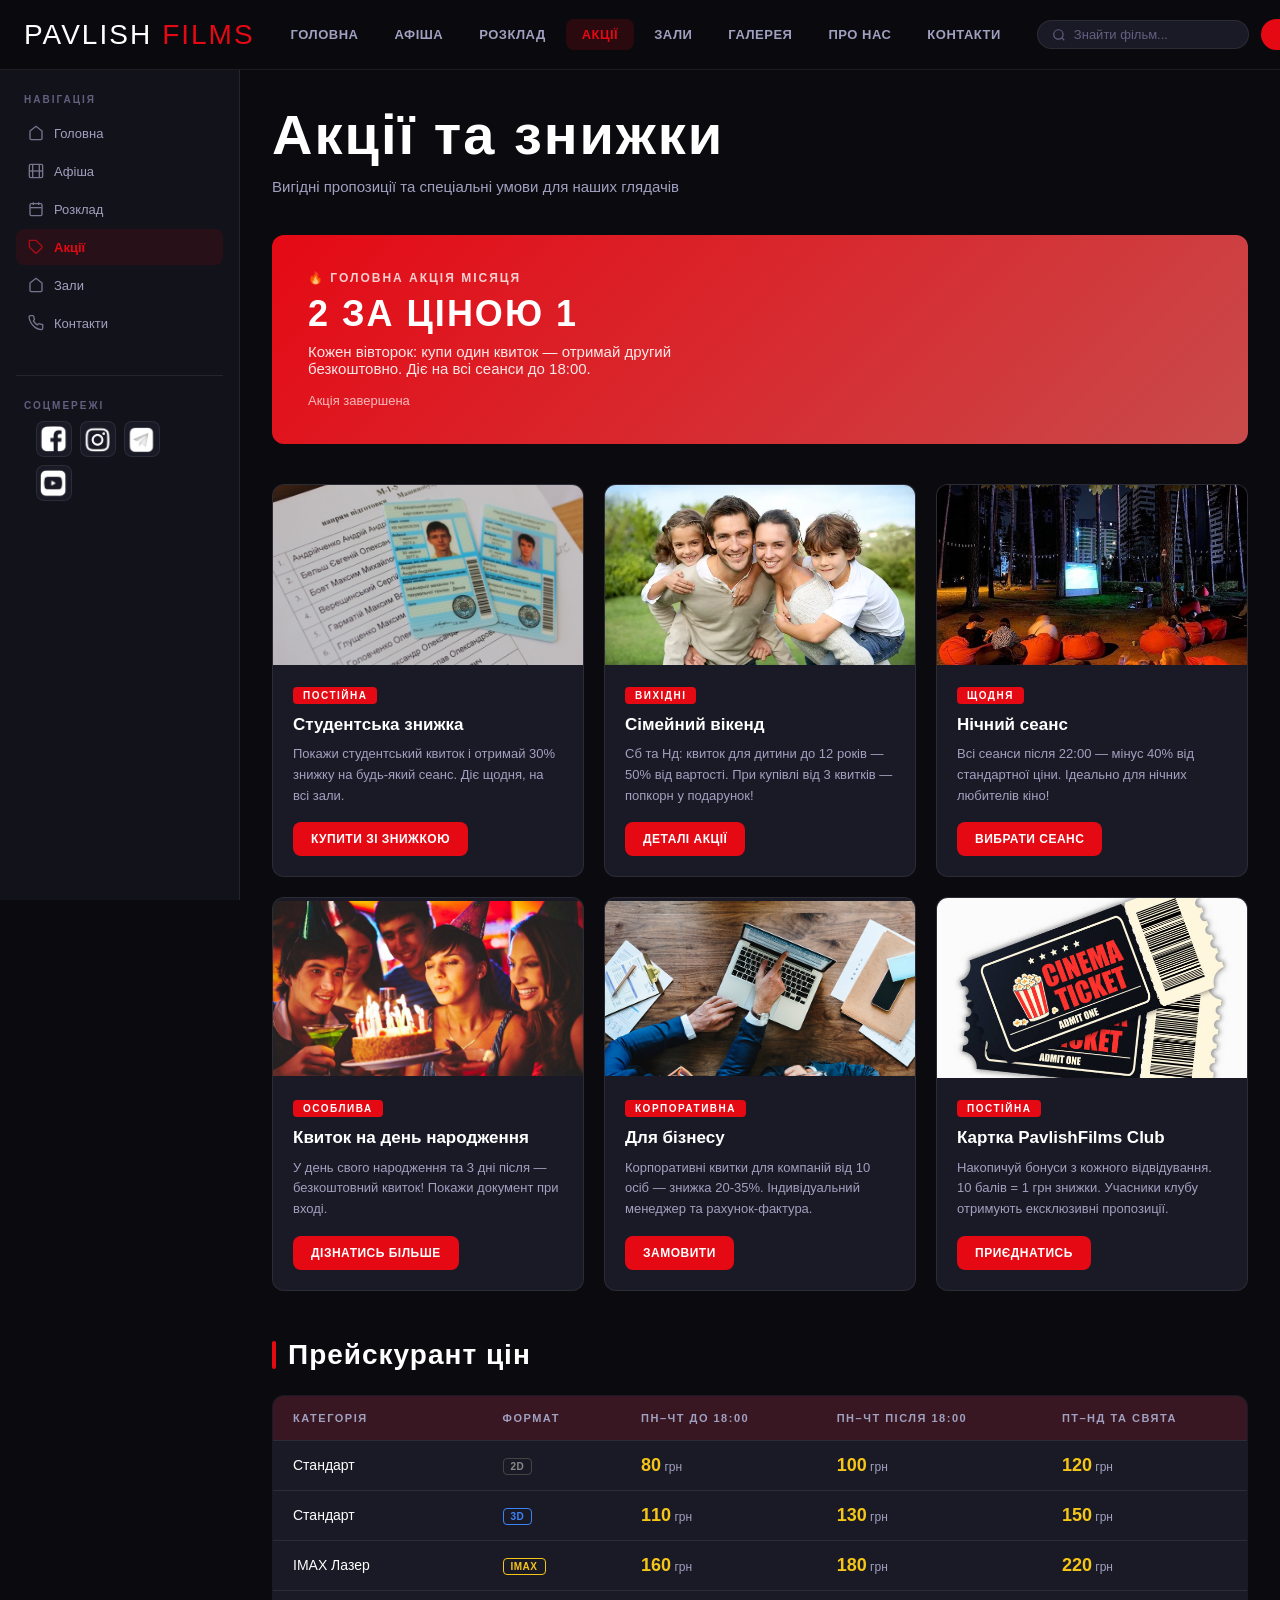
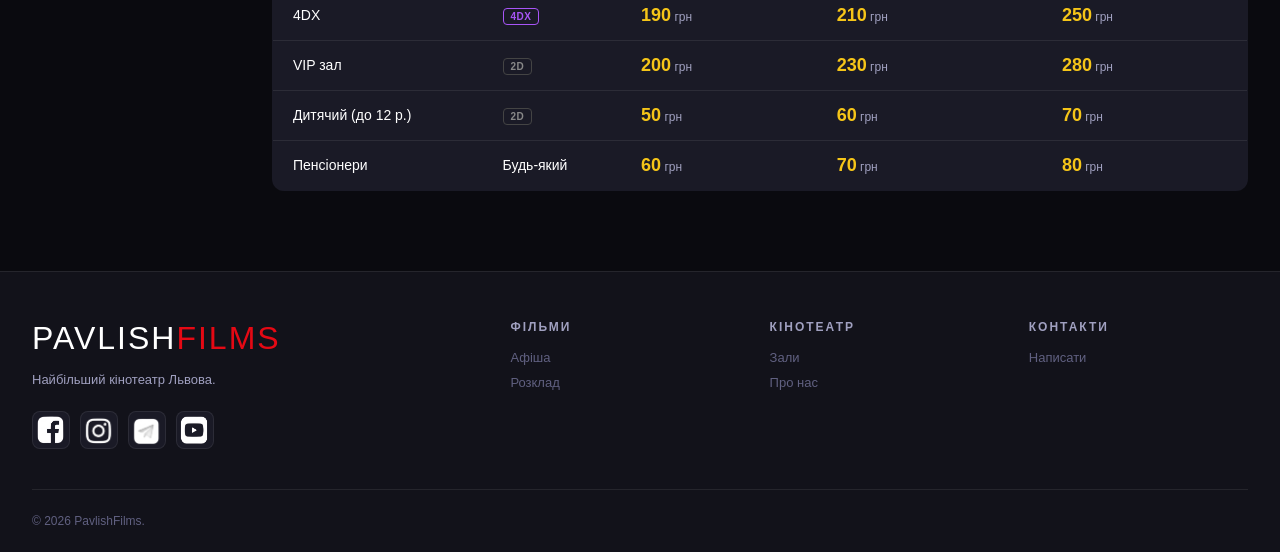
<file: pages/promotions.html>
<!DOCTYPE html>
<html lang="uk">
<head>
  <meta charset="UTF-8">
  <meta name="viewport" content="width=device-width, initial-scale=1.0">
  <title>PavlishFilms — Акції та знижки</title>
  <link rel="shortcut icon" href="../logo.png" type="image/x-icon">
  <link rel="stylesheet" href="../css/style.css">
</head>
<body>
<nav class="top-nav">
  <a href="../index.html" class="nav-logo">PAVLISH<span>FILMS</span></a>
  <div class="nav-links">
    <a href="../index.html">Головна</a><a href="movies.html">Афіша</a><a href="schedule.html">Розклад</a>
    <a href="promotions.html" class="active">Акції</a><a href="halls.html">Зали</a>
    <a href="gallery.html">Галерея</a><a href="about.html">Про нас</a><a href="contacts.html">Контакти</a>
  </div>
  <div class="nav-actions">
    <div class="nav-search"><svg width="14" height="14" viewBox="0 0 24 24" fill="none" stroke="currentColor" stroke-width="2"><circle cx="11" cy="11" r="8"/><line x1="21" y1="21" x2="16.65" y2="16.65"/></svg><input type="text" placeholder="Знайти фільм..."></div>
<button class="btn-login" id="loginBtn" onclick="openModal('loginModal')">
  <svg width="14" height="14" viewBox="0 0 24 24" fill="none" stroke="currentColor" stroke-width="2"><path d="M20 21v-2a4 4 0 0 0-4-4H8a4 4 0 0 0-4 4v2"/><circle cx="12" cy="7" r="4"/></svg>
  <span>Увійти</span>
</button>    <div class="hamburger" id="hamburger"><span></span><span></span><span></span></div>
  </div>
</nav>
<div class="mobile-nav" id="mobileNav">
  <a href="../index.html">Головна</a><a href="movies.html">Афіша</a><a href="schedule.html"> Розклад</a>
  <a href="promotions.html"> Акції</a><a href="halls.html"> Зали</a><a href="gallery.html"> Галерея</a>
  <a href="about.html"> Про нас</a><a href="contacts.html"> Контакти</a>
</div>

<div class="layout">
  <aside class="sidebar">
    <div class="sidebar-section">
      <div class="sidebar-title">Навігація</div>
      <div class="sidebar-links">
        <a href="../index.html"><svg width="16" height="16" viewBox="0 0 24 24" fill="none" stroke="currentColor" stroke-width="2"><path d="M3 9l9-7 9 7v11a2 2 0 0 1-2 2H5a2 2 0 0 1-2-2z"/></svg>Головна</a>
        <a href="movies.html"><svg width="16" height="16" viewBox="0 0 24 24" fill="none" stroke="currentColor" stroke-width="2"><rect x="2" y="2" width="20" height="20" rx="2"/><line x1="7" y1="2" x2="7" y2="22"/><line x1="17" y1="2" x2="17" y2="22"/><line x1="2" y1="12" x2="22" y2="12"/></svg>Афіша</a>
        <a href="schedule.html"><svg width="16" height="16" viewBox="0 0 24 24" fill="none" stroke="currentColor" stroke-width="2"><rect x="3" y="4" width="18" height="18" rx="2"/><line x1="16" y1="2" x2="16" y2="6"/><line x1="8" y1="2" x2="8" y2="6"/><line x1="3" y1="10" x2="21" y2="10"/></svg>Розклад</a>
        <a href="promotions.html" class="active"><svg width="16" height="16" viewBox="0 0 24 24" fill="none" stroke="currentColor" stroke-width="2"><path d="M20.59 13.41l-7.17 7.17a2 2 0 0 1-2.83 0L2 12V2h10l8.59 8.59a2 2 0 0 1 0 2.82z"/><line x1="7" y1="7" x2="7.01" y2="7"/></svg>Акції</a>
        <a href="halls.html"><svg width="16" height="16" viewBox="0 0 24 24" fill="none" stroke="currentColor" stroke-width="2"><path d="M3 9l9-7 9 7v11a2 2 0 0 1-2 2H5a2 2 0 0 1-2-2z"/></svg>Зали</a>
        <a href="contacts.html"><svg width="16" height="16" viewBox="0 0 24 24" fill="none" stroke="currentColor" stroke-width="2"><path d="M22 16.92v3a2 2 0 0 1-2.18 2 19.79 19.79 0 0 1-8.63-3.07A19.5 19.5 0 0 1 4.69 12a19.79 19.79 0 0 1-3.07-8.67A2 2 0 0 1 3.77 1h3a2 2 0 0 1 2 1.72c.127.96.361 1.903.7 2.81a2 2 0 0 1-.45 2.11L8.09 8.91a16 16 0 0 0 6 6l1.27-1.27a2 2 0 0 1 2.11-.45c.907.339 1.85.573 2.81.7A2 2 0 0 1 22 16.92z"/></svg>Контакти</a>
      </div>
    </div>
    <div class="sidebar-divider"></div>
    <div class="sidebar-section">
      <div class="sidebar-title">Соцмережі</div>
<div class="sidebar-socials">
            <a href="https://facebook.com" target="_blank" title="Facebook"
              ><img src="../facebook.png" alt=""
            /></a>
            <a href="https://instagram.com" target="_blank" title="Instagram"
              ><img src="../insta.png" alt=""
            /></a>
            <a href="https://t.me" target="_blank" title="Telegram"
              ><img src="../telegram.png" alt=""
            /></a>
            <a href="https://youtube.com" target="_blank" title="YouTube"
              ><img src="../youtube.png" alt=""
            /></a>
          </div>    </div>
  </aside>

  <main class="main-content">
    <div class="page-header">
      <h1>Акції та знижки</h1>
      <p>Вигідні пропозиції та спеціальні умови для наших глядачів</p>
    </div>

    <!-- Banner promo -->
    <div style="background:linear-gradient(135deg,#e50914,#c94b4b);border-radius:var(--radius);padding:36px;margin-bottom:40px;display:flex;align-items:center;justify-content:space-between;flex-wrap:wrap;gap:20px">
      <div>
        <div style="font-size:12px;font-weight:700;text-transform:uppercase;letter-spacing:2px;opacity:0.8;margin-bottom:8px">🔥 Головна акція місяця</div>
        <h2 style="font-family:var(--font-display);font-size:36px;letter-spacing:2px;margin-bottom:8px">2 ЗА ЦІНОЮ 1</h2>
        <p style="font-size:15px;opacity:0.9;max-width:400px">Кожен вівторок: купи один квиток — отримай другий безкоштовно. Діє на всі сеанси до 18:00.</p>
        <div style="margin-top:16px;font-size:13px;opacity:0.7" data-deadline="2025-12-31">Завантаження...</div>
      </div>
    </div>

    <div class="promos-grid">
      <div class="promo-card">
        <div class="promo-image"><img src="../image/kvytok.jpg" alt=""></div>
        <div class="promo-body">
          <div class="promo-tag">Постійна</div>
          <div class="promo-title">Студентська знижка</div>
          <div class="promo-description">Покажи студентський квиток і отримай 30% знижку на будь-який сеанс. Діє щодня, на всі зали.</div>
          <a href="schedule.html" class="btn-primary" style="font-size:12px;padding:10px 18px">Купити зі знижкою</a>
        </div>
      </div>

      <div class="promo-card">
        <div class="promo-image"><img src="../image/family.jfif" alt=""></div>
        <div class="promo-body">
          <div class="promo-tag">Вихідні</div>
          <div class="promo-title">Сімейний вікенд</div>
          <div class="promo-description">Сб та Нд: квиток для дитини до 12 років — 50% від вартості. При купівлі від 3 квитків — попкорн у подарунок!</div>
          <a href="schedule.html" class="btn-primary" style="font-size:12px;padding:10px 18px">Деталі акції</a>
        </div>
      </div>

      <div class="promo-card">
        <div class="promo-image"><img src="../image//Nightn.jpg" alt=""></div>
        <div class="promo-body">
          <div class="promo-tag">Щодня</div>
          <div class="promo-title">Нічний сеанс</div>
          <div class="promo-description">Всі сеанси після 22:00 — мінус 40% від стандартної ціни. Ідеально для нічних любителів кіно!</div>
          <a href="schedule.html" class="btn-primary" style="font-size:12px;padding:10px 18px">Вибрати сеанс</a>
        </div>
      </div>

      <div class="promo-card">
        <div class="promo-image"><img src="../image/happy-birthday.jpg" alt=""></div>
        <div class="promo-body">
          <div class="promo-tag">Особлива</div>
          <div class="promo-title">Квиток на день народження</div>
          <div class="promo-description">У день свого народження та 3 дні після — безкоштовний квиток! Покажи документ при вході.</div>
          <a href="contacts.html" class="btn-primary" style="font-size:12px;padding:10px 18px">Дізнатись більше</a>
        </div>
      </div>

      <div class="promo-card">
        <div class="promo-image"><img src="../image/business-in.webp" alt=""></div>
        <div class="promo-body">
          <div class="promo-tag">Корпоративна</div>
          <div class="promo-title">Для бізнесу</div>
          <div class="promo-description">Корпоративні квитки для компаній від 10 осіб — знижка 20-35%. Індивідуальний менеджер та рахунок-фактура.</div>
          <a href="contacts.html" class="btn-primary" style="font-size:12px;padding:10px 18px">Замовити</a>
        </div>
      </div>

      <div class="promo-card">
        <div class="promo-image"><img src="../image/karta.jpg" alt=""></div>
        <div class="promo-body">
          <div class="promo-tag">Постійна</div>
          <div class="promo-title">Картка PavlishFilms Club</div>
          <div class="promo-description">Накопичуй бонуси з кожного відвідування. 10 балів = 1 грн знижки. Учасники клубу отримують ексклюзивні пропозиції.</div>
          <a href="#" class="btn-primary" onclick="openModal('loginModal');return false" style="font-size:12px;padding:10px 18px">Приєднатись</a>
        </div>
      </div>
    </div>

    <!-- Prices table -->
    <h2 class="section-title" style="margin-bottom:24px">Прейскурант цін</h2>
    <table class="prices-table">
      <thead>
        <tr>
          <th>Категорія</th>
          <th>Формат</th>
          <th>Пн–Чт до 18:00</th>
          <th>Пн–Чт після 18:00</th>
          <th>Пт–Нд та свята</th>
        </tr>
      </thead>
      <tbody>
        <tr><td>Стандарт</td><td><span class="format-tag format-2d">2D</span></td><td><span class="price-amount">80</span><span class="price-format"> грн</span></td><td><span class="price-amount">100</span><span class="price-format"> грн</span></td><td><span class="price-amount">120</span><span class="price-format"> грн</span></td></tr>
        <tr><td>Стандарт</td><td><span class="format-tag format-3d">3D</span></td><td><span class="price-amount">110</span><span class="price-format"> грн</span></td><td><span class="price-amount">130</span><span class="price-format"> грн</span></td><td><span class="price-amount">150</span><span class="price-format"> грн</span></td></tr>
        <tr><td>IMAX Лазер</td><td><span class="format-tag format-imax">IMAX</span></td><td><span class="price-amount">160</span><span class="price-format"> грн</span></td><td><span class="price-amount">180</span><span class="price-format"> грн</span></td><td><span class="price-amount">220</span><span class="price-format"> грн</span></td></tr>
        <tr><td>4DX</td><td><span class="format-tag format-4dx">4DX</span></td><td><span class="price-amount">190</span><span class="price-format"> грн</span></td><td><span class="price-amount">210</span><span class="price-format"> грн</span></td><td><span class="price-amount">250</span><span class="price-format"> грн</span></td></tr>
        <tr><td>VIP зал</td><td><span class="format-tag format-2d">2D</span></td><td><span class="price-amount">200</span><span class="price-format"> грн</span></td><td><span class="price-amount">230</span><span class="price-format"> грн</span></td><td><span class="price-amount">280</span><span class="price-format"> грн</span></td></tr>
        <tr><td>Дитячий (до 12 р.)</td><td><span class="format-tag format-2d">2D</span></td><td><span class="price-amount">50</span><span class="price-format"> грн</span></td><td><span class="price-amount">60</span><span class="price-format"> грн</span></td><td><span class="price-amount">70</span><span class="price-format"> грн</span></td></tr>
        <tr><td>Пенсіонери</td><td>Будь-який</td><td><span class="price-amount">60</span><span class="price-format"> грн</span></td><td><span class="price-amount">70</span><span class="price-format"> грн</span></td><td><span class="price-amount">80</span><span class="price-format"> грн</span></td></tr>
      </tbody>
    </table>
  </main>
</div>

<footer class="footer">
  <div class="footer-top">
    <div><div class="footer-brand-name">PAVLISH<span>FILMS</span></div><p class="footer-brand-desc">Найбільший кінотеатр Львова.</p><div class="footer-socials">
            <a href="https://facebook.com" target="_blank"
              ><img src="../facebook.png" alt="facebook"
            /></a>
            <a href="https://instagram.com" target="_blank"
              ><img src="../insta.png" alt="insta"
            /></a>
            <a href="https://t.me" target="_blank"
              ><img src="../telegram.png" alt="telegram"
            /></a>
            <a href="https://youtube.com" target="_blank"
              ><img src="../youtube.png" alt="youtube"
            /></a>
          </div></div>
    <div class="footer-col"><h4>Фільми</h4><a href="movies.html">Афіша</a><a href="schedule.html">Розклад</a></div>
    <div class="footer-col"><h4>Кінотеатр</h4><a href="halls.html">Зали</a><a href="about.html">Про нас</a></div>
    <div class="footer-col"><h4>Контакти</h4><a href="contacts.html">Написати</a></div>
  </div>
  <div class="footer-bottom"><p>© 2026 PavlishFilms.</p></div>
</footer>

<div class="modal-overlay" id="loginModal"><div class="modal"><div class="modal-close" onclick="closeModal('loginModal')">✕</div><div class="modal-title">Приєднатись до PavlishFilms Club</div><div class="form-group"><label>Ім'я</label><input type="text" placeholder="Ваше ім'я"></div><div class="form-group"><label>Email</label><input type="email" placeholder="your@email.com"></div><div class="form-group"><label>Пароль</label><input type="password" placeholder="••••••••"></div><button class="form-submit" onclick="closeModal('loginModal');showToast('Ви стали учасником PavlishFilms Club! ','success')">Зареєструватись</button></div></div>

<script src="../js/main.js"></script>
</body>
</html>
</file>
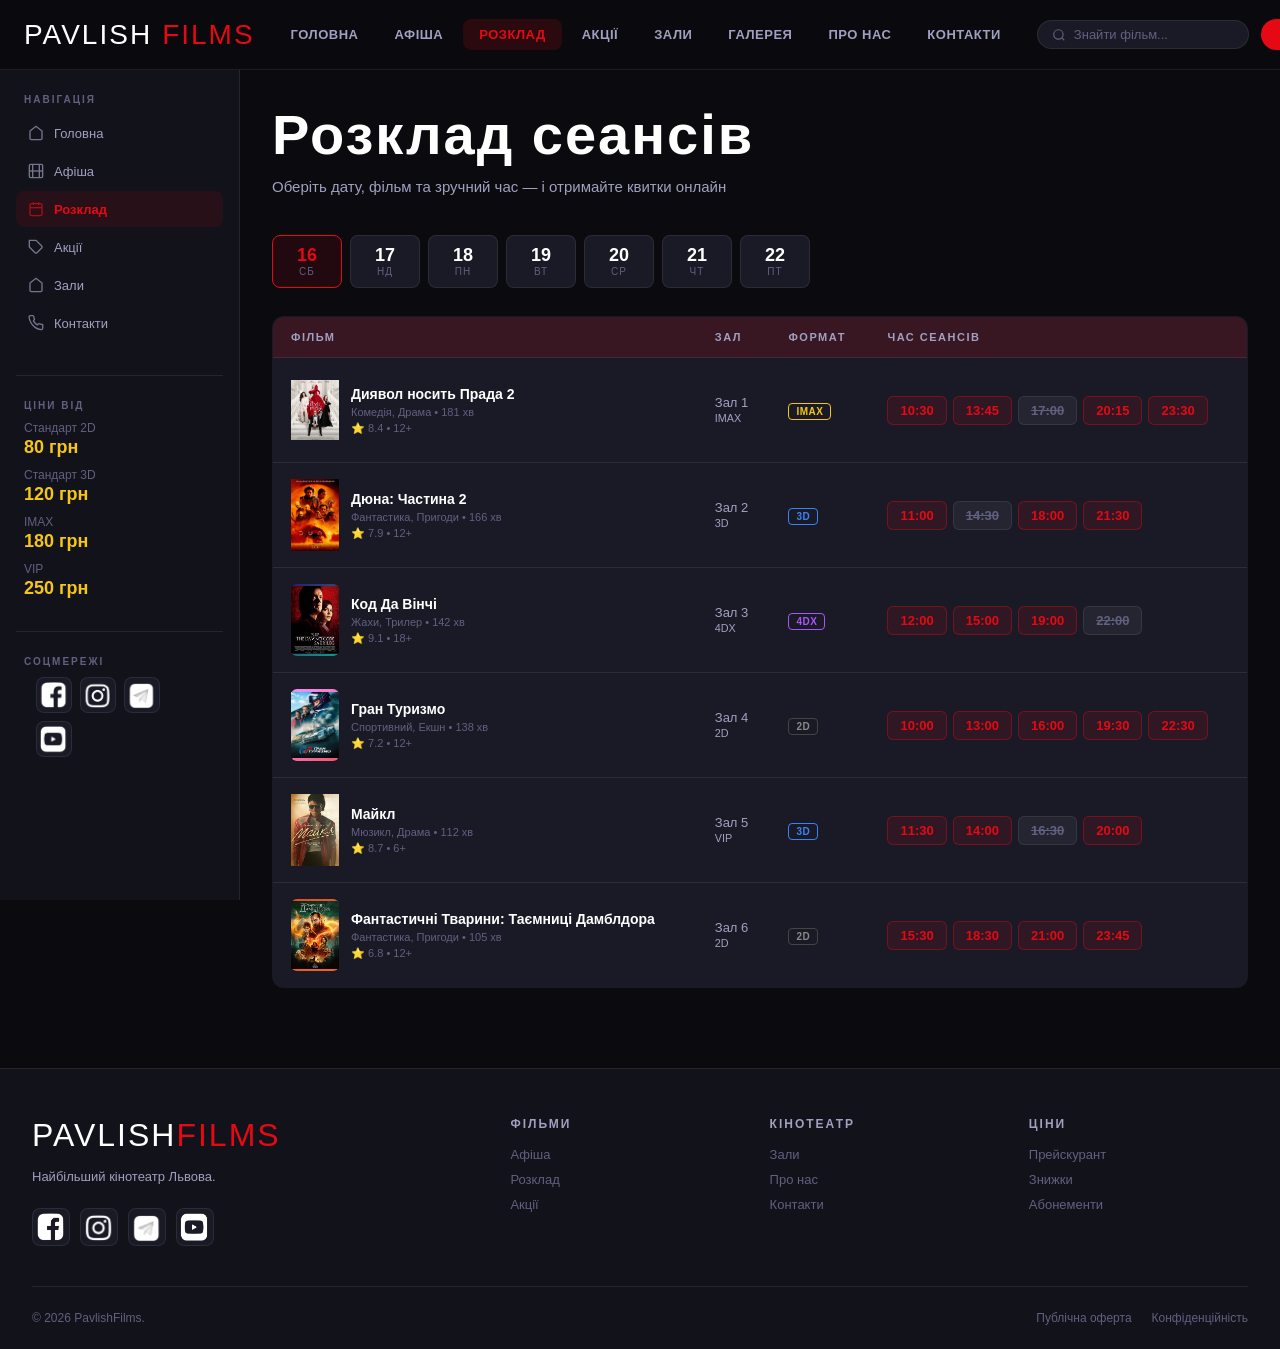
<file: pages/schedule.html>
<!DOCTYPE html>
<html lang="uk">
<head>
  <meta charset="UTF-8">
  <meta name="viewport" content="width=device-width, initial-scale=1.0">
  <title>PavlishFilms — Розклад</title>
  <link rel="shortcut icon" href="../logo.png" type="image/x-icon">
  <link rel="stylesheet" href="../css/style.css">
</head>
<body>
<nav class="top-nav">
  <a href="../index.html" class="nav-logo">PAVLISH<span>FILMS</span></a>
  <div class="nav-links">
    <a href="../index.html">Головна</a><a href="movies.html">Афіша</a>
    <a href="schedule.html" class="active">Розклад</a><a href="promotions.html">Акції</a>
    <a href="halls.html">Зали</a><a href="gallery.html">Галерея</a>
    <a href="about.html">Про нас</a><a href="contacts.html">Контакти</a>
  </div>
  <div class="nav-actions">
    <div class="nav-search"><svg width="14" height="14" viewBox="0 0 24 24" fill="none" stroke="currentColor" stroke-width="2"><circle cx="11" cy="11" r="8"/><line x1="21" y1="21" x2="16.65" y2="16.65"/></svg><input type="text" placeholder="Знайти фільм..."></div>
<button class="btn-login" id="loginBtn" onclick="openModal('loginModal')">
  <svg width="14" height="14" viewBox="0 0 24 24" fill="none" stroke="currentColor" stroke-width="2"><path d="M20 21v-2a4 4 0 0 0-4-4H8a4 4 0 0 0-4 4v2"/><circle cx="12" cy="7" r="4"/></svg>
  <span>Увійти</span>
</button>    <div class="hamburger" id="hamburger"><span></span><span></span><span></span></div>
  </div>
</nav>
<div class="mobile-nav" id="mobileNav">
  <a href="../index.html">Головна</a><a href="movies.html">Афіша</a><a href="schedule.html"> Розклад</a>
  <a href="promotions.html"> Акції</a><a href="halls.html"> Зали</a><a href="gallery.html"> Галерея</a>
  <a href="about.html"> Про нас</a><a href="contacts.html"> Контакти</a>
</div>

<div class="layout">
  <aside class="sidebar">
    <div class="sidebar-section">
      <div class="sidebar-title">Навігація</div>
      <div class="sidebar-links">
        <a href="../index.html"><svg width="16" height="16" viewBox="0 0 24 24" fill="none" stroke="currentColor" stroke-width="2"><path d="M3 9l9-7 9 7v11a2 2 0 0 1-2 2H5a2 2 0 0 1-2-2z"/></svg>Головна</a>
        <a href="movies.html"><svg width="16" height="16" viewBox="0 0 24 24" fill="none" stroke="currentColor" stroke-width="2"><rect x="2" y="2" width="20" height="20" rx="2"/><line x1="7" y1="2" x2="7" y2="22"/><line x1="17" y1="2" x2="17" y2="22"/><line x1="2" y1="12" x2="22" y2="12"/></svg>Афіша</a>
        <a href="schedule.html" class="active"><svg width="16" height="16" viewBox="0 0 24 24" fill="none" stroke="currentColor" stroke-width="2"><rect x="3" y="4" width="18" height="18" rx="2"/><line x1="16" y1="2" x2="16" y2="6"/><line x1="8" y1="2" x2="8" y2="6"/><line x1="3" y1="10" x2="21" y2="10"/></svg>Розклад</a>
        <a href="promotions.html"><svg width="16" height="16" viewBox="0 0 24 24" fill="none" stroke="currentColor" stroke-width="2"><path d="M20.59 13.41l-7.17 7.17a2 2 0 0 1-2.83 0L2 12V2h10l8.59 8.59a2 2 0 0 1 0 2.82z"/><line x1="7" y1="7" x2="7.01" y2="7"/></svg>Акції</a>
        <a href="halls.html"><svg width="16" height="16" viewBox="0 0 24 24" fill="none" stroke="currentColor" stroke-width="2"><path d="M3 9l9-7 9 7v11a2 2 0 0 1-2 2H5a2 2 0 0 1-2-2z"/></svg>Зали</a>
        <a href="contacts.html"><svg width="16" height="16" viewBox="0 0 24 24" fill="none" stroke="currentColor" stroke-width="2"><path d="M22 16.92v3a2 2 0 0 1-2.18 2 19.79 19.79 0 0 1-8.63-3.07A19.5 19.5 0 0 1 4.69 12a19.79 19.79 0 0 1-3.07-8.67A2 2 0 0 1 3.77 1h3a2 2 0 0 1 2 1.72c.127.96.361 1.903.7 2.81a2 2 0 0 1-.45 2.11L8.09 8.91a16 16 0 0 0 6 6l1.27-1.27a2 2 0 0 1 2.11-.45c.907.339 1.85.573 2.81.7A2 2 0 0 1 22 16.92z"/></svg>Контакти</a>
      </div>
    </div>
    <div class="sidebar-divider"></div>
    <div class="sidebar-section">
      <div class="sidebar-title">Ціни від</div>
      <div style="padding:0 8px">
        <div style="margin-bottom:10px"><div style="font-size:12px;color:var(--text-muted);margin-bottom:2px">Стандарт 2D</div><div style="font-size:18px;font-weight:800;color:var(--accent-gold)">80 грн</div></div>
        <div style="margin-bottom:10px"><div style="font-size:12px;color:var(--text-muted);margin-bottom:2px">Стандарт 3D</div><div style="font-size:18px;font-weight:800;color:var(--accent-gold)">120 грн</div></div>
        <div style="margin-bottom:10px"><div style="font-size:12px;color:var(--text-muted);margin-bottom:2px">IMAX</div><div style="font-size:18px;font-weight:800;color:var(--accent-gold)">180 грн</div></div>
        <div><div style="font-size:12px;color:var(--text-muted);margin-bottom:2px">VIP</div><div style="font-size:18px;font-weight:800;color:var(--accent-gold)">250 грн</div></div>
      </div>
    </div>
    <div class="sidebar-divider"></div>
    <div class="sidebar-section">
      <div class="sidebar-title">Соцмережі</div>
      <div class="sidebar-socials">
        <a href="https://facebook.com" target="_blank" title="Facebook"><img src="../facebook.png" alt=""></a>
        <a href="https://instagram.com" target="_blank" title="Instagram"><img src="../insta.png" alt=""></a>
        <a href="https://t.me" target="_blank" title="Telegram"><img src="../telegram.png" alt=""></a>
        <a href="https://youtube.com" target="_blank" title="YouTube"><img src="../youtube.png" alt=""></a>
      </div>
    </div>
  </aside>

  <main class="main-content">
    <div class="page-header">
      <h1>Розклад сеансів</h1>
      <p>Оберіть дату, фільм та зручний час — і отримайте квитки онлайн</p>
    </div>

    <!-- Date tabs -->
    <div class="date-tabs" id="dateTabs">
      <div class="date-tab active" data-date="16"><div class="date-day">16</div><div class="date-weekday">Сб</div></div>
      <div class="date-tab" data-date="17"><div class="date-day">17</div><div class="date-weekday">Нд</div></div>
      <div class="date-tab" data-date="18"><div class="date-day">18</div><div class="date-weekday">Пн</div></div>
      <div class="date-tab" data-date="19"><div class="date-day">19</div><div class="date-weekday">Вт</div></div>
      <div class="date-tab" data-date="20"><div class="date-day">20</div><div class="date-weekday">Ср</div></div>
      <div class="date-tab" data-date="21"><div class="date-day">21</div><div class="date-weekday">Чт</div></div>
      <div class="date-tab" data-date="22"><div class="date-day">22</div><div class="date-weekday">Пт</div></div>
    </div>

    <div class="schedule-section">
      <table class="schedule-table">
        <thead>
          <tr>
            <th>Фільм</th>
            <th>Зал</th>
            <th>Формат</th>
            <th>Час сеансів</th>
          </tr>
        </thead>
        <tbody>
          <tr>
            <td><div class="schedule-movie-info"><div style="width:48px;height:72px;border-radius:6px;display:flex;align-items:center;justify-content:center;font-size:28px;flex-shrink:0"><img src="../diyavol-nosit-prada1.jpeg" alt=""></div><div><div class="schedule-movie-name">Диявол носить Прада 2</div><div class="schedule-movie-genre">Комедія, Драма • 181 хв</div><div style="margin-top:4px;font-size:11px;color:var(--text-muted)">⭐ 8.4 • 12+</div></div></div></td>
            <td style="white-space:nowrap;font-size:13px;color:var(--text-secondary)">Зал 1<br><small>IMAX</small></td>
            <td><span class="format-tag format-imax">IMAX</span></td>
            <td><div class="time-slots"><div class="time-slot" onclick="openBuyModal('Диявол носить Прада 2','10:30','IMAX')">10:30</div><div class="time-slot" onclick="openBuyModal('Диявол носить Прада 2','13:45','IMAX')">13:45</div><div class="time-slot sold-out">17:00</div><div class="time-slot" onclick="openBuyModal('Диявол носить Прада 2','20:15','IMAX')">20:15</div><div class="time-slot" onclick="openBuyModal('Диявол носить Прада 2','23:30','IMAX')">23:30</div></div></td>
          </tr>
          <tr>
            <td><div class="schedule-movie-info"><div style="width:48px;height:72px;border-radius:6px;background:linear-gradient(135deg,#0f2027,#2c5364);display:flex;align-items:center;justify-content:center;font-size:28px;flex-shrink:0"><img src="../duna.webp" alt=""></div><div><div class="schedule-movie-name">Дюна: Частина 2</div><div class="schedule-movie-genre">Фантастика, Пригоди • 166 хв</div><div style="margin-top:4px;font-size:11px;color:var(--text-muted)">⭐ 7.9 • 12+</div></div></div></td>
            <td style="white-space:nowrap;font-size:13px;color:var(--text-secondary)">Зал 2<br><small>3D</small></td>
            <td><span class="format-tag format-3d">3D</span></td>
            <td><div class="time-slots"><div class="time-slot" onclick="openBuyModal('Дюна: Частина 3','11:00','3D')">11:00</div><div class="time-slot sold-out">14:30</div><div class="time-slot" onclick="openBuyModal('Дюна: Частина 3','18:00','3D')">18:00</div><div class="time-slot" onclick="openBuyModal('Дюна: Частина 3','21:30','3D')">21:30</div></div></td>
          </tr>
          <tr>
            <td><div class="schedule-movie-info"><div style="width:48px;height:72px;border-radius:6px;background:linear-gradient(135deg,#2d1b69,#11998e);display:flex;align-items:center;justify-content:center;font-size:28px;flex-shrink:0"><img src="../da vinci.jfif" alt=""></div><div><div class="schedule-movie-name">Код Да Вінчі</div><div class="schedule-movie-genre">Жахи, Трилер • 142 хв</div><div style="margin-top:4px;font-size:11px;color:var(--text-muted)">⭐ 9.1 • 18+</div></div></div></td>
            <td style="white-space:nowrap;font-size:13px;color:var(--text-secondary)">Зал 3<br><small>4DX</small></td>
            <td><span class="format-tag format-4dx">4DX</span></td>
            <td><div class="time-slots"><div class="time-slot" onclick="openBuyModal('Термінатор: Зародження','12:00','4DX')">12:00</div><div class="time-slot" onclick="openBuyModal('Термінатор: Зародження','15:00','4DX')">15:00</div><div class="time-slot" onclick="openBuyModal('Термінатор: Зародження','19:00','4DX')">19:00</div><div class="time-slot sold-out">22:00</div></div></td>
          </tr>
          <tr>
            <td><div class="schedule-movie-info"><div style="width:48px;height:72px;border-radius:6px;background:linear-gradient(135deg,#f093fb,#f5576c);display:flex;align-items:center;justify-content:center;font-size:28px;flex-shrink:0"><img src="../turizmo.jpg" alt=""></div><div><div class="schedule-movie-name">Гран Туризмо</div><div class="schedule-movie-genre">Спортивний, Екшн • 138 хв</div><div style="margin-top:4px;font-size:11px;color:var(--text-muted)">⭐ 7.2 • 12+</div></div></div></td>
            <td style="white-space:nowrap;font-size:13px;color:var(--text-secondary)">Зал 4<br><small>2D</small></td>
            <td><span class="format-tag format-2d">2D</span></td>
            <td><div class="time-slots"><div class="time-slot" onclick="openBuyModal('Не дивіться вгору 2','10:00','2D')">10:00</div><div class="time-slot" onclick="openBuyModal('Не дивіться вгору 2','13:00','2D')">13:00</div><div class="time-slot" onclick="openBuyModal('Не дивіться вгору 2','16:00','2D')">16:00</div><div class="time-slot" onclick="openBuyModal('Не дивіться вгору 2','19:30','2D')">19:30</div><div class="time-slot" onclick="openBuyModal('Не дивіться вгору 2','22:30','2D')">22:30</div></div></td>
          </tr>
          <tr>
            <td><div class="schedule-movie-info"><div style="width:48px;height:72px;border-radius:6px;background:linear-gradient(135deg,#1a1a2e,#0f3460);display:flex;align-items:center;justify-content:center;font-size:28px;flex-shrink:0"><img src="../maykl.jfif" alt=""></div><div><div class="schedule-movie-name">Майкл</div><div class="schedule-movie-genre">Мюзикл, Драма • 112 хв</div><div style="margin-top:4px;font-size:11px;color:var(--text-muted)">⭐ 8.7 • 6+</div></div></div></td>
            <td style="white-space:nowrap;font-size:13px;color:var(--text-secondary)">Зал 5<br><small>VIP</small></td>
            <td><span class="format-tag format-3d">3D</span></td>
            <td><div class="time-slots"><div class="time-slot" onclick="openBuyModal('Дракон: Початок','11:30','VIP 3D')">11:30</div><div class="time-slot" onclick="openBuyModal('Дракон: Початок','14:00','VIP 3D')">14:00</div><div class="time-slot sold-out">16:30</div><div class="time-slot" onclick="openBuyModal('Дракон: Початок','20:00','VIP 3D')">20:00</div></div></td>
          </tr>
          <tr>
            <td><div class="schedule-movie-info"><div style="width:48px;height:72px;border-radius:6px;background:linear-gradient(135deg,#e44d26,#f16529);display:flex;align-items:center;justify-content:center;font-size:28px;flex-shrink:0"><img src="../animals.jfif" alt=""></div><div><div class="schedule-movie-name">Фантастичні Тварини: Таємниці Дамблдора</div><div class="schedule-movie-genre">Фантастика, Пригоди • 105 хв</div><div style="margin-top:4px;font-size:11px;color:var(--text-muted)">⭐ 6.8 • 12+</div></div></div></td>
            <td style="white-space:nowrap;font-size:13px;color:var(--text-secondary)">Зал 6<br><small>2D</small></td>
            <td><span class="format-tag format-2d">2D</span></td>
            <td><div class="time-slots"><div class="time-slot" onclick="openBuyModal('Темний Ліс','15:30','2D')">15:30</div><div class="time-slot" onclick="openBuyModal('Темний Ліс','18:30','2D')">18:30</div><div class="time-slot" onclick="openBuyModal('Темний Ліс','21:00','2D')">21:00</div><div class="time-slot" onclick="openBuyModal('Темний Ліс','23:45','2D')">23:45</div></div></td>
          </tr>
        </tbody>
      </table>
    </div>
  </main>
</div>

<footer class="footer">
  <div class="footer-top">
    <div><div class="footer-brand-name">PAVLISH<span>FILMS</span></div><p class="footer-brand-desc">Найбільший кінотеатр Львова.</p>      <div class="footer-socials">
        <a href="https://facebook.com" target="_blank"><img src="../facebook.png" alt="facebook"></a>
        <a href="https://instagram.com" target="_blank"><img src="../insta.png" alt="insta"></a>
        <a href="https://t.me" target="_blank"><img src="../telegram.png" alt="telegram"></a>
        <a href="https://youtube.com" target="_blank"><img src="../youtube.png" alt="youtube"></a>
      </div></div>
    <div class="footer-col"><h4>Фільми</h4><a href="movies.html">Афіша</a><a href="schedule.html">Розклад</a><a href="promotions.html">Акції</a></div>
    <div class="footer-col"><h4>Кінотеатр</h4><a href="halls.html">Зали</a><a href="about.html">Про нас</a><a href="contacts.html">Контакти</a></div>
    <div class="footer-col"><h4>Ціни</h4><a href="#">Прейскурант</a><a href="#">Знижки</a><a href="#">Абонементи</a></div>
  </div>
  <div class="footer-bottom"><p>© 2026 PavlishFilms.</p><div class="footer-bottom-links"><a href="#">Публічна оферта</a><a href="#">Конфіденційність</a></div></div>
</footer>

<!-- BUY TICKET MODAL -->
<div class="modal-overlay" id="buyModal">
  <div class="modal" style="max-width:600px">
    <div class="modal-close" onclick="closeModal('buyModal')">✕</div>
    <div class="modal-title"> Придбати квиток</div>
    <div id="buyModalInfo" style="background:var(--bg-card);border:1px solid var(--border);border-radius:var(--radius-sm);padding:16px;margin-bottom:24px;display:flex;gap:16px;align-items:center">
      <div style="font-size:36px">🎬</div>
      <div>
        <div id="buyMovieTitle" style="font-weight:700;font-size:16px;margin-bottom:4px">Фільм</div>
        <div id="buyTimeDisplay" style="font-size:13px;color:var(--text-secondary)">Час сеансу</div>
      </div>
    </div>
    <div class="seat-map" id="seatMap"></div>
    <div style="background:var(--bg-card);border:1px solid var(--border);border-radius:var(--radius-sm);padding:16px;margin:16px 0;display:flex;justify-content:space-between;align-items:center">
      <div id="selectedSeatsInfo" style="font-size:13px;color:var(--text-secondary)">Оберіть місця</div>
      <div style="font-weight:800;font-size:20px;color:var(--accent-gold)" id="totalPrice">0 грн</div>
    </div>
    <form id="buyForm">
      <div class="form-group"><label>Ваше ім'я</label><input type="text" placeholder="Іван Франко" required></div>
      <div class="form-group"><label>Email для квитків</label><input type="email" placeholder="your@email.com" required></div>
      <div class="form-group"><label>Телефон</label><input type="tel" placeholder="+38 (0XX) XXX-XX-XX" required></div>
      <button type="submit" class="form-submit"> Оплатити та отримати квитки</button>
    </form>
  </div>
</div>

<div class="modal-overlay" id="loginModal"><div class="modal"><div class="modal-close" onclick="closeModal('loginModal')">✕</div><div class="modal-title">Вхід</div><div class="form-group"><label>Email</label><input type="email"></div><div class="form-group"><label>Пароль</label><input type="password"></div><button class="form-submit" onclick="handleLogin()">Увійти</button></div></div>

<script src="../js/main.js"></script>
<script>
function openBuyModal(movie, time, format) {
  document.getElementById('buyMovieTitle').textContent = movie;
  document.getElementById('buyTimeDisplay').textContent = `⏰ ${time}  •  🎞️ ${format}`;
  openModal('buyModal');
}
</script>
</body>
</html>
</file>
<file: css/style.css>
/* ===== CSS VARIABLES ===== */
:root {
  --bg-primary: #0a0a0f;
  --bg-secondary: #12121a;
  --bg-card: #1a1a26;
  --bg-card-hover: #22223a;
  --accent: #e50914;
  --accent-hover: #ff1f2e;
  --accent-gold: #f5c518;
  --text-primary: #ffffff;
  --text-secondary: #a0a0c0;
  --text-muted: #606080;
  --border: rgba(255,255,255,0.08);
  --border-accent: rgba(229,9,20,0.4);
  --shadow: 0 8px 32px rgba(0,0,0,0.6);
  --shadow-accent: 0 0 40px rgba(229,9,20,0.3);
  --radius: 12px;
  --radius-sm: 8px;
  --nav-height: 70px;
  --sidebar-width: 240px;
  --font-display: 'Bebas Neue', 'Impact', sans-serif;
  --font-body: 'Montserrat', 'Segoe UI', sans-serif;
  --transition: all 0.3s cubic-bezier(0.4, 0, 0.2, 1);
}

/* ===== RESET & BASE ===== */
*, *::before, *::after { margin: 0; padding: 0; box-sizing: border-box; }

html { scroll-behavior: smooth; }

body {
  font-family: var(--font-body);
  background: var(--bg-primary);
  color: var(--text-primary);
  min-height: 100vh;
  overflow-x: hidden;
}

a { color: inherit; text-decoration: none; }
img { max-width: 100%; }
ul { list-style: none; }
button { cursor: pointer; border: none; background: none; font-family: inherit; }

/* ===== SCROLLBAR ===== */
::-webkit-scrollbar { width: 6px; }
::-webkit-scrollbar-track { background: var(--bg-secondary); }
::-webkit-scrollbar-thumb { background: var(--accent); border-radius: 3px; }

/* ===== GOOGLE FONTS ===== */
@import url('https://fonts.googleapis.com/css2?family=Bebas+Neue&family=Montserrat:wght@300;400;500;600;700;800&display=swap');

/* ===== TOP NAVIGATION (HORIZONTAL) ===== */
.top-nav {
  position: fixed;
  top: 0; left: 0; right: 0;
  height: var(--nav-height);
  background: rgba(10,10,15,0.95);
  backdrop-filter: blur(20px);
  border-bottom: 1px solid var(--border);
  display: flex;
  align-items: center;
  justify-content: space-between;
  padding: 0 24px;
  z-index: 1000;
  gap: 20px;
}

.nav-logo {
  display: flex;
  align-items: center;
  gap: 10px;
  font-family: var(--font-display);
  font-size: 28px;
  letter-spacing: 2px;
  color: var(--text-primary);
  white-space: nowrap;
}

.nav-logo span { color: var(--accent); }

.nav-logo-icon {
  width: 36px; height: 36px;
  background: var(--accent);
  border-radius: 8px;
  display: flex;
  align-items: center;
  justify-content: center;
  font-size: 20px;
}

.nav-links {
  display: flex;
  align-items: center;
  gap: 4px;
  flex: 1;
  justify-content: center;
}

.nav-links a {
  padding: 8px 16px;
  border-radius: var(--radius-sm);
  font-size: 13px;
  font-weight: 600;
  letter-spacing: 0.5px;
  color: var(--text-secondary);
  transition: var(--transition);
  white-space: nowrap;
  text-transform: uppercase;
}

.nav-links a:hover,
.nav-links a.active {
  color: var(--text-primary);
  background: rgba(229,9,20,0.15);
  color: var(--accent);
}

.nav-actions {
  display: flex;
  align-items: center;
  gap: 12px;
}

.nav-search {
  display: flex;
  align-items: center;
  gap: 8px;
  background: var(--bg-card);
  border: 1px solid var(--border);
  border-radius: 20px;
  padding: 6px 14px;
  transition: var(--transition);
}

.nav-search:focus-within {
  border-color: var(--accent);
  box-shadow: var(--shadow-accent);
}

.nav-search input {
  background: none;
  border: none;
  outline: none;
  color: var(--text-primary);
  font-family: inherit;
  font-size: 13px;
  width: 160px;
}

.nav-search input::placeholder { color: var(--text-muted); }
.nav-search svg { color: var(--text-muted); flex-shrink: 0; }

.btn-login {
  display: flex;
  align-items: center;
  gap: 8px;
  background: var(--accent);
  color: white;
  padding: 8px 18px;
  border-radius: 20px;
  font-size: 13px;
  font-weight: 600;
  transition: var(--transition);
  white-space: nowrap;
}

.btn-login:hover {
  background: var(--accent-hover);
  transform: translateY(-1px);
  box-shadow: var(--shadow-accent);
}

.hamburger {
  display: none;
  flex-direction: column;
  gap: 5px;
  padding: 8px;
  cursor: pointer;
}

.hamburger span {
  display: block;
  width: 24px; height: 2px;
  background: var(--text-primary);
  border-radius: 2px;
  transition: var(--transition);
}

/* ===== LAYOUT WITH SIDEBAR ===== */
.layout {
  display: flex;
  padding-top: var(--nav-height);
  min-height: 100vh;
}

/* ===== SIDEBAR (VERTICAL) ===== */
.sidebar {
  width: var(--sidebar-width);
  background: var(--bg-secondary);
  border-right: 1px solid var(--border);
  position: sticky;
  top: var(--nav-height);
  height: calc(100vh - var(--nav-height));
  overflow-y: auto;
  flex-shrink: 0;
  display: flex;
  flex-direction: column;
  padding: 24px 0;
}

.sidebar-section {
  padding: 0 16px;
  margin-bottom: 24px;
}

.sidebar-title {
  font-size: 10px;
  font-weight: 700;
  text-transform: uppercase;
  letter-spacing: 2px;
  color: var(--text-muted);
  margin-bottom: 10px;
  padding: 0 8px;
}

.sidebar-links a {
  display: flex;
  align-items: center;
  gap: 10px;
  padding: 10px 12px;
  border-radius: var(--radius-sm);
  font-size: 13px;
  font-weight: 500;
  color: var(--text-secondary);
  transition: var(--transition);
  margin-bottom: 2px;
}

.sidebar-links a svg { flex-shrink: 0; opacity: 0.7; }

.sidebar-links a:hover,
.sidebar-links a.active {
  color: var(--text-primary);
  background: rgba(229,9,20,0.1);
  color: var(--accent);
}

.sidebar-links a.active { color: var(--accent); font-weight: 600; }

.sidebar-divider {
  height: 1px;
  background: var(--border);
  margin: 8px 16px 24px;
}

.sidebar-genres a {
  display: inline-flex;
  margin: 3px;
  padding: 4px 10px;
  background: var(--bg-card);
  border: 1px solid var(--border);
  border-radius: 20px;
  font-size: 11px;
  font-weight: 500;
  color: var(--text-secondary);
  transition: var(--transition);
}

.sidebar-genres a:hover {
  border-color: var(--accent);
  color: var(--accent);
  background: rgba(229,9,20,0.1);
}

.sidebar-socials {
  display: flex;
  gap: 8px;
  padding: 0 20px;
  flex-wrap: wrap;
}

.sidebar-socials a {
  width: 36px; height: 36px;
  background: var(--bg-card);
  border: 1px solid var(--border);
  border-radius: var(--radius-sm);
  display: flex;
  align-items: center;
  justify-content: center;
  font-size: 16px;
  transition: var(--transition);
}

.sidebar-socials a:hover {
  background: var(--accent);
  border-color: var(--accent);
  transform: translateY(-2px);
}

/* ===== MAIN CONTENT ===== */
.main-content {
  flex: 1;
  min-width: 0;
  padding: 32px;
}

/* ===== HERO VIDEO SECTION ===== */
.hero {
  position: relative;
  border-radius: 20px;
  overflow: hidden;
  margin-bottom: 48px;
  min-height: 520px;
  display: flex;
  align-items: flex-end;
}

.hero-video {
  position: absolute;
  inset: 0;
  width: 100%;
  height: 100%;
  object-fit: cover;
}

.hero-overlay {
  position: absolute;
  inset: 0;
  background: linear-gradient(
    to top,
    rgba(10,10,15,0.98) 0%,
    rgba(10,10,15,0.6) 50%,
    rgba(10,10,15,0.2) 100%
  );
}

.hero-content {
  position: relative;
  z-index: 2;
  padding: 40px;
  width: 100%;
}

.hero-badge {
  display: inline-flex;
  align-items: center;
  gap: 6px;
  background: var(--accent);
  color: white;
  font-size: 11px;
  font-weight: 700;
  letter-spacing: 1.5px;
  text-transform: uppercase;
  padding: 5px 12px;
  border-radius: 20px;
  margin-bottom: 16px;
}

.hero-title {
  font-family: var(--font-display);
  font-size: clamp(40px, 6vw, 72px);
  line-height: 1;
  letter-spacing: 2px;
  margin-bottom: 12px;
  text-shadow: 0 2px 20px rgba(0,0,0,0.8);
}

.hero-meta {
  display: flex;
  align-items: center;
  gap: 16px;
  margin-bottom: 20px;
  flex-wrap: wrap;
}

.hero-meta span {
  display: flex;
  align-items: center;
  gap: 6px;
  font-size: 13px;
  color: var(--text-secondary);
}

.hero-rating {
  color: var(--accent-gold) !important;
  font-weight: 700;
}

.hero-description {
  font-size: 15px;
  color: var(--text-secondary);
  line-height: 1.6;
  max-width: 560px;
  margin-bottom: 28px;
}

.hero-actions {
  display: flex;
  gap: 12px;
  flex-wrap: wrap;
}

.btn-primary {
  display: inline-flex;
  align-items: center;
  gap: 8px;
  background: var(--accent);
  color: white;
  padding: 14px 28px;
  border-radius: 8px;
  font-size: 14px;
  font-weight: 700;
  letter-spacing: 0.5px;
  text-transform: uppercase;
  transition: var(--transition);
}

.btn-primary:hover {
  background: var(--accent-hover);
  transform: translateY(-2px);
  box-shadow: var(--shadow-accent);
}

.btn-secondary {
  display: inline-flex;
  align-items: center;
  gap: 8px;
  background: rgba(255,255,255,0.1);
  backdrop-filter: blur(10px);
  color: white;
  padding: 14px 28px;
  border-radius: 8px;
  font-size: 14px;
  font-weight: 600;
  border: 1px solid rgba(255,255,255,0.2);
  transition: var(--transition);
}

.btn-secondary:hover {
  background: rgba(255,255,255,0.2);
  transform: translateY(-2px);
}

/* ===== SECTION HEADERS ===== */
.section-header {
  display: flex;
  align-items: center;
  justify-content: space-between;
  margin-bottom: 24px;
}

.section-title {
  font-family: var(--font-display);
  font-size: 28px;
  letter-spacing: 1px;
  display: flex;
  align-items: center;
  gap: 12px;
}

.section-title::before {
  content: '';
  display: block;
  width: 4px; height: 28px;
  background: var(--accent);
  border-radius: 2px;
}

.section-link {
  font-size: 13px;
  font-weight: 600;
  color: var(--accent);
  text-transform: uppercase;
  letter-spacing: 1px;
  transition: var(--transition);
}

.section-link:hover { color: var(--accent-hover); }

/* ===== MOVIE GRID ===== */
.movies-grid {
  display: grid;
  grid-template-columns: repeat(auto-fill, minmax(180px, 1fr));
  gap: 20px;
  margin-bottom: 48px;
}

.movie-card {
  background: var(--bg-card);
  border-radius: var(--radius);
  overflow: hidden;
  border: 1px solid var(--border);
  transition: var(--transition);
  cursor: pointer;
}

.movie-card:hover {
  transform: translateY(-6px);
  border-color: var(--border-accent);
  box-shadow: var(--shadow-accent);
}

.movie-poster {
  position: relative;
  aspect-ratio: 2/3;
  overflow: hidden;
  background: var(--bg-secondary);
}

.movie-poster img {
  width: 100%; height: 100%;
  object-fit: cover;
  transition: transform 0.5s ease;
}

.movie-card:hover .movie-poster img { transform: scale(1.08); }

.movie-poster-overlay {
  position: absolute;
  inset: 0;
  background: rgba(0,0,0,0.7);
  display: flex;
  flex-direction: column;
  align-items: center;
  justify-content: center;
  gap: 10px;
  opacity: 0;
  transition: var(--transition);
}

.movie-card:hover .movie-poster-overlay { opacity: 1; }

.btn-buy-ticket {
  background: var(--accent);
  color: white;
  padding: 10px 20px;
  border-radius: 6px;
  font-size: 12px;
  font-weight: 700;
  text-transform: uppercase;
  letter-spacing: 1px;
  transition: var(--transition);
}

.btn-buy-ticket:hover {
  background: var(--accent-hover);
  transform: scale(1.05);
}

.btn-trailer {
  background: rgba(255,255,255,0.15);
  backdrop-filter: blur(10px);
  color: white;
  padding: 8px 16px;
  border-radius: 6px;
  font-size: 11px;
  font-weight: 600;
  border: 1px solid rgba(255,255,255,0.3);
  display: flex;
  align-items: center;
  gap: 6px;
  transition: var(--transition);
}

.btn-trailer:hover { background: rgba(255,255,255,0.25); }

.movie-badge {
  position: absolute;
  top: 10px; left: 10px;
  background: var(--accent);
  color: white;
  font-size: 10px;
  font-weight: 700;
  padding: 3px 8px;
  border-radius: 4px;
  letter-spacing: 1px;
  text-transform: uppercase;
}

.movie-badge.badge-gold {
  background: var(--accent-gold);
  color: #000;
}

.movie-badge.badge-soon {
  background: #6366f1;
}

.movie-rating {
  position: absolute;
  top: 10px; right: 10px;
  background: rgba(0,0,0,0.8);
  color: var(--accent-gold);
  font-size: 11px;
  font-weight: 700;
  padding: 3px 8px;
  border-radius: 4px;
  display: flex;
  align-items: center;
  gap: 3px;
}

.movie-info {
  padding: 14px;
}

.movie-title {
  font-size: 14px;
  font-weight: 700;
  margin-bottom: 6px;
  line-height: 1.3;
  white-space: nowrap;
  overflow: hidden;
  text-overflow: ellipsis;
}

.movie-genre {
  font-size: 11px;
  color: var(--text-muted);
  margin-bottom: 10px;
}

.movie-formats {
  display: flex;
  gap: 4px;
  flex-wrap: wrap;
}

.format-tag {
  font-size: 10px;
  font-weight: 700;
  padding: 2px 7px;
  border-radius: 4px;
  border: 1px solid;
  text-transform: uppercase;
  letter-spacing: 0.5px;
}

.format-2d { border-color: #444; color: #888; }
.format-3d { border-color: #3b82f6; color: #3b82f6; }
.format-imax { border-color: var(--accent-gold); color: var(--accent-gold); }
.format-4dx { border-color: #a855f7; color: #a855f7; }

/* ===== SCHEDULE TABLE ===== */
.schedule-section { margin-bottom: 48px; }

.date-tabs {
  display: flex;
  gap: 8px;
  margin-bottom: 24px;
  overflow-x: auto;
  padding-bottom: 4px;
}

.date-tab {
  flex-shrink: 0;
  display: flex;
  flex-direction: column;
  align-items: center;
  padding: 10px 18px;
  background: var(--bg-card);
  border: 1px solid var(--border);
  border-radius: var(--radius-sm);
  cursor: pointer;
  transition: var(--transition);
  min-width: 70px;
}

.date-tab:hover,
.date-tab.active {
  border-color: var(--accent);
  background: rgba(229,9,20,0.1);
}

.date-tab.active .date-day { color: var(--accent); }

.date-day {
  font-size: 18px;
  font-weight: 800;
  line-height: 1;
  margin-bottom: 2px;
}

.date-weekday {
  font-size: 10px;
  color: var(--text-muted);
  text-transform: uppercase;
  letter-spacing: 1px;
}

.schedule-table {
  width: 100%;
  border-collapse: collapse;
  background: var(--bg-card);
  border-radius: var(--radius);
  overflow: hidden;
  border: 1px solid var(--border);
}

.schedule-table th {
  background: rgba(229,9,20,0.15);
  padding: 14px 18px;
  text-align: left;
  font-size: 11px;
  font-weight: 700;
  text-transform: uppercase;
  letter-spacing: 1.5px;
  color: var(--text-secondary);
  border-bottom: 1px solid var(--border);
}

.schedule-table td {
  padding: 16px 18px;
  border-bottom: 1px solid var(--border);
  font-size: 13px;
  vertical-align: middle;
}

.schedule-table tr:last-child td { border-bottom: none; }
.schedule-table tr:hover td { background: rgba(255,255,255,0.03); }

.schedule-movie-info {
  display: flex;
  align-items: center;
  gap: 12px;
}

.schedule-poster {
  width: 48px; height: 72px;
  border-radius: 6px;
  object-fit: cover;
  flex-shrink: 0;
}

.schedule-movie-name {
  font-weight: 700;
  font-size: 14px;
  margin-bottom: 4px;
}

.schedule-movie-genre {
  font-size: 11px;
  color: var(--text-muted);
}

.time-slots {
  display: flex;
  gap: 6px;
  flex-wrap: wrap;
}

.time-slot {
  padding: 6px 12px;
  background: rgba(229,9,20,0.1);
  border: 1px solid var(--border-accent);
  border-radius: 6px;
  font-size: 13px;
  font-weight: 700;
  color: var(--accent);
  cursor: pointer;
  transition: var(--transition);
}

.time-slot:hover {
  background: var(--accent);
  color: white;
  transform: scale(1.05);
}

.time-slot.sold-out {
  background: rgba(255,255,255,0.05);
  border-color: var(--border);
  color: var(--text-muted);
  cursor: not-allowed;
  text-decoration: line-through;
}

/* ===== PAGE HEADER ===== */
.page-header {
  margin-bottom: 36px;
}

.page-header h1 {
  font-family: var(--font-display);
  font-size: clamp(32px, 5vw, 56px);
  letter-spacing: 2px;
  margin-bottom: 8px;
}

.page-header p {
  color: var(--text-secondary);
  font-size: 15px;
  line-height: 1.6;
}

/* ===== PROMOTIONS ===== */
.promos-grid {
  display: grid;
  grid-template-columns: repeat(auto-fill, minmax(300px, 1fr));
  gap: 20px;
  margin-bottom: 48px;
}

.promo-card {
  background: var(--bg-card);
  border: 1px solid var(--border);
  border-radius: var(--radius);
  overflow: hidden;
  transition: var(--transition);
  cursor: pointer;
}

.promo-card:hover {
  transform: translateY(-4px);
  border-color: var(--border-accent);
  box-shadow: var(--shadow-accent);
}

.promo-image {
  height: 180px;
  position: relative;
  overflow: hidden;
  display: flex;
  align-items: center;
  justify-content: center;
  font-size: 60px;
}

.promo-body { padding: 20px; }
.promo-tag {
  display: inline-block;
  background: var(--accent);
  color: white;
  font-size: 10px;
  font-weight: 700;
  letter-spacing: 1.5px;
  text-transform: uppercase;
  padding: 3px 10px;
  border-radius: 4px;
  margin-bottom: 10px;
}

.promo-title {
  font-size: 17px;
  font-weight: 700;
  margin-bottom: 8px;
  line-height: 1.3;
}

.promo-description {
  font-size: 13px;
  color: var(--text-secondary);
  line-height: 1.6;
  margin-bottom: 16px;
}

.promo-deadline {
  font-size: 11px;
  color: var(--text-muted);
  display: flex;
  align-items: center;
  gap: 6px;
}

/* ===== CINEMA INFO ===== */
.info-grid {
  display: grid;
  grid-template-columns: repeat(auto-fill, minmax(260px, 1fr));
  gap: 20px;
  margin-bottom: 48px;
}

.info-card {
  background: var(--bg-card);
  border: 1px solid var(--border);
  border-radius: var(--radius);
  padding: 24px;
  display: flex;
  gap: 16px;
  align-items: flex-start;
  transition: var(--transition);
}

.info-card:hover {
  border-color: var(--border-accent);
  background: var(--bg-card-hover);
}

.info-icon {
  width: 48px; height: 48px;
  background: rgba(229,9,20,0.15);
  border-radius: 10px;
  display: flex;
  align-items: center;
  justify-content: center;
  font-size: 22px;
  flex-shrink: 0;
}

.info-title {
  font-size: 13px;
  font-weight: 700;
  text-transform: uppercase;
  letter-spacing: 1px;
  margin-bottom: 6px;
  color: var(--text-secondary);
}

.info-text {
  font-size: 15px;
  font-weight: 600;
  line-height: 1.4;
}

.info-sub {
  font-size: 12px;
  color: var(--text-muted);
  margin-top: 3px;
}

/* ===== MAP ===== */
.map-container {
  border-radius: var(--radius);
  overflow: hidden;
  border: 1px solid var(--border);
  margin-bottom: 48px;
  height: 420px;
}

.map-container iframe {
  width: 100%;
  height: 100%;
  border: none;
}

/* ===== PRICES TABLE ===== */
.prices-table {
  width: 100%;
  border-collapse: collapse;
  background: var(--bg-card);
  border-radius: var(--radius);
  overflow: hidden;
  border: 1px solid var(--border);
  margin-bottom: 48px;
}

.prices-table th {
  background: rgba(229,9,20,0.15);
  padding: 16px 20px;
  text-align: left;
  font-size: 11px;
  font-weight: 700;
  text-transform: uppercase;
  letter-spacing: 1.5px;
  color: var(--text-secondary);
  border-bottom: 1px solid var(--border);
}

.prices-table td {
  padding: 14px 20px;
  border-bottom: 1px solid var(--border);
  font-size: 14px;
  vertical-align: middle;
}

.prices-table tr:last-child td { border-bottom: none; }
.prices-table tr:hover td { background: rgba(255,255,255,0.02); }

.price-amount {
  font-weight: 800;
  font-size: 18px;
  color: var(--accent-gold);
}

.price-format { color: var(--text-secondary); font-size: 12px; }

/* ===== CONTACTS ===== */
.contacts-layout {
  display: grid;
  grid-template-columns: 1fr 1fr;
  gap: 32px;
  margin-bottom: 48px;
}

.contact-form {
  background: var(--bg-card);
  border: 1px solid var(--border);
  border-radius: var(--radius);
  padding: 32px;
}

.contact-form h2 {
  font-family: var(--font-display);
  font-size: 28px;
  letter-spacing: 1px;
  margin-bottom: 24px;
}

.form-group {
  margin-bottom: 18px;
}

.form-group label {
  display: block;
  font-size: 12px;
  font-weight: 600;
  text-transform: uppercase;
  letter-spacing: 1px;
  color: var(--text-secondary);
  margin-bottom: 8px;
}

.form-group input,
.form-group textarea,
.form-group select {
  width: 100%;
  background: var(--bg-secondary);
  border: 1px solid var(--border);
  border-radius: var(--radius-sm);
  padding: 12px 16px;
  color: var(--text-primary);
  font-family: inherit;
  font-size: 14px;
  outline: none;
  transition: var(--transition);
}

.form-group textarea { height: 120px; resize: vertical; }

.form-group input:focus,
.form-group textarea:focus,
.form-group select:focus {
  border-color: var(--accent);
  box-shadow: 0 0 0 3px rgba(229,9,20,0.1);
}

.form-group select option { background: var(--bg-secondary); }

.form-submit {
  width: 100%;
  background: var(--accent);
  color: white;
  padding: 14px;
  border-radius: var(--radius-sm);
  font-size: 14px;
  font-weight: 700;
  text-transform: uppercase;
  letter-spacing: 1px;
  transition: var(--transition);
}

.form-submit:hover {
  background: var(--accent-hover);
  transform: translateY(-2px);
  box-shadow: var(--shadow-accent);
}

/* ===== HALLS ===== */
.halls-grid {
  display: grid;
  grid-template-columns: repeat(auto-fill, minmax(280px, 1fr));
  gap: 24px;
  margin-bottom: 48px;
}

.hall-card {
  background: var(--bg-card);
  border: 1px solid var(--border);
  border-radius: var(--radius);
  overflow: hidden;
  transition: var(--transition);
}

.hall-card:hover {
  border-color: var(--border-accent);
  transform: translateY(-4px);
}

.hall-image {
  height: 200px;
  background: linear-gradient(135deg, #1a1a2e, #2a0a3a);
  display: flex;
  align-items: center;
  justify-content: center;
  font-size: 64px;
  position: relative;
  overflow: hidden;
}

.hall-image::after {
  content: '';
  position: absolute;
  inset: 0;
  background: linear-gradient(to top, rgba(26,26,38,0.8), transparent);
}

.hall-body { padding: 20px; }

.hall-name {
  font-family: var(--font-display);
  font-size: 22px;
  letter-spacing: 1px;
  margin-bottom: 8px;
}

.hall-features {
  display: flex;
  gap: 8px;
  flex-wrap: wrap;
  margin-bottom: 12px;
}

.hall-feature {
  font-size: 11px;
  font-weight: 600;
  padding: 3px 10px;
  background: rgba(229,9,20,0.1);
  border: 1px solid var(--border-accent);
  border-radius: 20px;
  color: var(--accent);
}

.hall-desc {
  font-size: 13px;
  color: var(--text-secondary);
  line-height: 1.6;
}

.hall-capacity {
  display: flex;
  align-items: center;
  gap: 6px;
  margin-top: 12px;
  font-size: 13px;
  color: var(--text-muted);
}

/* ===== GALLERY ===== */
.gallery-grid {
  display: grid;
  grid-template-columns: repeat(3, 1fr);
  gap: 12px;
  margin-bottom: 48px;
}

.gallery-item {
  width: 100%;
  height: 250px;       
  overflow: hidden;    
  position: relative;
  border-radius: 12px;
  cursor: pointer;
  background: #111 !important; 
}

.gallery-item img {
  width: 100%;
  height: 100%;
  object-fit: cover;  
  object-position: center;
  transition: transform 0.3s ease;
}

.gallery-item:hover img {
  transform: scale(1.05);
}

.gallery-item:nth-child(1) { grid-column: span 2; }
.gallery-item:nth-child(4) { grid-column: span 2; }

.gallery-item:hover {
  transform: scale(1.02);
  border-color: var(--border-accent);
}

.gallery-item::after {
  position: absolute;
  inset: 0;
  display: flex;
  align-items: center;
  justify-content: center;
  font-size: 32px;
  opacity: 0;
  transition: var(--transition);
}

.gallery-item:hover::after { opacity: 1; }


.lightbox-content { 
  max-width: 90vw; 
  max-height: 70vh; 
  display: flex;
  align-items: center;
  justify-content: center;
}

.lightbox-content img {
  max-width: 100%;
  max-height: 100%;
  object-fit: contain;
  border-radius: 8px;
  box-shadow: 0 10px 25px rgba(0,0,0,0.5);
}
/* ===== FOOTER ===== */
.footer {
  background: var(--bg-secondary);
  border-top: 1px solid var(--border);
  padding: 48px 32px 24px;
}

.footer-top {
  display: grid;
  grid-template-columns: 2fr 1fr 1fr 1fr;
  gap: 40px;
  margin-bottom: 40px;
}

.footer-brand-name {
  font-family: var(--font-display);
  font-size: 32px;
  letter-spacing: 2px;
  margin-bottom: 12px;
}

.footer-brand-name span { color: var(--accent); }

.footer-brand-desc {
  font-size: 13px;
  color: var(--text-secondary);
  line-height: 1.7;
  margin-bottom: 20px;
}

.footer-socials {
  display: flex;
  gap: 10px;
}

.footer-socials a {
  width: 38px; height: 38px;
  background: var(--bg-card);
  border: 1px solid var(--border);
  border-radius: var(--radius-sm);
  display: flex;
  align-items: center;
  justify-content: center;
  font-size: 18px;
  transition: var(--transition);
}

.footer-socials a:hover {
  background: var(--accent);
  border-color: var(--accent);
  transform: translateY(-2px);
}

.footer-col h4 {
  font-size: 12px;
  font-weight: 700;
  text-transform: uppercase;
  letter-spacing: 2px;
  color: var(--text-secondary);
  margin-bottom: 16px;
}

.footer-col a {
  display: block;
  font-size: 13px;
  color: var(--text-muted);
  margin-bottom: 10px;
  transition: var(--transition);
}

.footer-col a:hover { color: var(--text-primary); }

.footer-bottom {
  border-top: 1px solid var(--border);
  padding-top: 24px;
  display: flex;
  align-items: center;
  justify-content: space-between;
  flex-wrap: wrap;
  gap: 12px;
}

.footer-bottom p {
  font-size: 12px;
  color: var(--text-muted);
}

.footer-bottom-links {
  display: flex;
  gap: 20px;
}

.footer-bottom-links a {
  font-size: 12px;
  color: var(--text-muted);
  transition: var(--transition);
}

.footer-bottom-links a:hover { color: var(--text-primary); }

/* ===== MODAL ===== */
.modal-overlay {
  position: fixed;
  inset: 0;
  background: rgba(0,0,0,0.85);
  backdrop-filter: blur(8px);
  z-index: 2000;
  display: flex;
  align-items: center;
  justify-content: center;
  padding: 20px;
  opacity: 0;
  pointer-events: none;
  transition: var(--transition);
}

.modal-overlay.active {
  opacity: 1;
  pointer-events: all;
}

.modal {
  background: var(--bg-secondary);
  border: 1px solid var(--border);
  border-radius: 16px;
  padding: 40px;
  max-width: 480px;
  width: 100%;
  transform: translateY(20px);
  transition: var(--transition);
}

.modal-overlay.active .modal {
  transform: translateY(0);
}

.modal-title {
  font-family: var(--font-display);
  font-size: 28px;
  letter-spacing: 1px;
  margin-bottom: 8px;
}

.modal-subtitle {
  font-size: 14px;
  color: var(--text-secondary);
  margin-bottom: 28px;
}

.modal-tabs {
  display: flex;
  gap: 4px;
  background: var(--bg-card);
  border-radius: var(--radius-sm);
  padding: 4px;
  margin-bottom: 24px;
}

.modal-tab {
  flex: 1;
  padding: 8px;
  border-radius: 6px;
  font-size: 13px;
  font-weight: 600;
  color: var(--text-muted);
  transition: var(--transition);
  text-align: center;
  cursor: pointer;
}

.modal-tab.active {
  background: var(--accent);
  color: white;
}

.modal-close {
  position: absolute;
  top: 16px; right: 16px;
  width: 36px; height: 36px;
  background: var(--bg-card);
  border-radius: 50%;
  display: flex;
  align-items: center;
  justify-content: center;
  font-size: 20px;
  color: var(--text-muted);
  cursor: pointer;
  transition: var(--transition);
}

.modal-close:hover {
  background: var(--accent);
  color: white;
}

.modal { position: relative; }

/* ===== TOAST ===== */
.toast {
  position: fixed;
  bottom: 30px; right: 30px;
  background: var(--bg-card);
  border: 1px solid var(--border);
  border-radius: var(--radius);
  padding: 16px 20px;
  display: flex;
  align-items: center;
  gap: 12px;
  box-shadow: var(--shadow);
  z-index: 3000;
  transform: translateX(120%);
  transition: var(--transition);
  max-width: 320px;
}

.toast.show { transform: translateX(0); }
.toast.success { border-color: #22c55e; }
.toast.error { border-color: var(--accent); }

.toast-icon { font-size: 20px; }
.toast-text { font-size: 13px; font-weight: 500; }

/* ===== MOBILE MENU ===== */
.mobile-nav {
  display: none;
  position: fixed;
  inset: 0;
  background: var(--bg-primary);
  z-index: 999;
  flex-direction: column;
  padding: 80px 24px 24px;
  gap: 8px;
}

.mobile-nav.open { display: flex; }

.mobile-nav a {
  display: flex;
  align-items: center;
  gap: 12px;
  padding: 16px;
  border-radius: var(--radius);
  font-size: 16px;
  font-weight: 600;
  color: var(--text-secondary);
  transition: var(--transition);
  border: 1px solid var(--border);
}

.mobile-nav a:hover,
.mobile-nav a.active {
  background: rgba(229,9,20,0.1);
  border-color: var(--border-accent);
  color: var(--accent);
}

/* ===== ANIMATIONS ===== */
@keyframes fadeIn {
  from { opacity: 0; transform: translateY(20px); }
  to { opacity: 1; transform: translateY(0); }
}

@keyframes shimmer {
  0% { background-position: -200% center; }
  100% { background-position: 200% center; }
}

@keyframes pulse-red {
  0%, 100% { box-shadow: 0 0 0 0 rgba(229,9,20,0.4); }
  50% { box-shadow: 0 0 0 10px rgba(229,9,20,0); }
}

.animate-in { animation: fadeIn 0.5s ease forwards; }
.animate-delay-1 { animation-delay: 0.1s; }
.animate-delay-2 { animation-delay: 0.2s; }
.animate-delay-3 { animation-delay: 0.3s; }

.live-badge {
  display: inline-flex;
  align-items: center;
  gap: 6px;
  background: var(--accent);
  color: white;
  font-size: 11px;
  font-weight: 700;
  padding: 4px 10px;
  border-radius: 20px;
  animation: pulse-red 2s infinite;
}

.live-dot {
  width: 6px; height: 6px;
  background: white;
  border-radius: 50%;
}

/* ===== RESPONSIVE ===== */
@media (max-width: 1024px) {
  .sidebar { display: none; }
  .contacts-layout { grid-template-columns: 1fr; }
  .footer-top { grid-template-columns: 1fr 1fr; }
}

@media (max-width: 768px) {
  .nav-links { display: none; }
  .nav-search { display: none; }
  .hamburger { display: flex; }
  .main-content { padding: 16px; }
  .hero { min-height: 380px; }
  .hero-content { padding: 24px; }
  .movies-grid { grid-template-columns: repeat(2, 1fr); gap: 12px; }
  .gallery-grid { grid-template-columns: 1fr 1fr; }
  .gallery-item:nth-child(1),
  .gallery-item:nth-child(4) { grid-column: span 1; }
  .footer-top { grid-template-columns: 1fr; }
  .schedule-table { font-size: 12px; }
  .schedule-table th,
  .schedule-table td { padding: 10px 12px; }
}

@media (max-width: 480px) {
  .movies-grid { grid-template-columns: repeat(2, 1fr); gap: 10px; }
  .halls-grid { grid-template-columns: 1fr; }
  .promos-grid { grid-template-columns: 1fr; }
}

/* ===== SEAT SELECTOR ===== */
.seat-map { margin: 20px 0; }
.screen-label {
  text-align: center;
  background: linear-gradient(90deg, transparent, rgba(229,9,20,0.3), transparent);
  border: 1px solid rgba(229,9,20,0.3);
  border-radius: 4px;
  padding: 8px;
  font-size: 11px;
  font-weight: 700;
  text-transform: uppercase;
  letter-spacing: 3px;
  color: var(--text-muted);
  margin-bottom: 24px;
}

.seat-row {
  display: flex;
  align-items: center;
  gap: 4px;
  justify-content: center;
  margin-bottom: 6px;
}

.row-label {
  width: 20px;
  font-size: 10px;
  color: var(--text-muted);
  text-align: right;
  flex-shrink: 0;
}

.seat {
  width: 22px; height: 22px;
  border-radius: 4px 4px 2px 2px;
  border: 1px solid;
  cursor: pointer;
  transition: var(--transition);
  font-size: 0;
}

.seat.free { background: var(--bg-card); border-color: #444; }
.seat.free:hover { background: var(--accent); border-color: var(--accent); transform: scale(1.2); }
.seat.taken { background: #333; border-color: #333; cursor: not-allowed; opacity: 0.5; }
.seat.selected { background: var(--accent); border-color: var(--accent); box-shadow: 0 0 8px rgba(229,9,20,0.6); }
.seat.vip { background: rgba(245,197,24,0.15); border-color: #f5c518; }
.seat.vip:hover { background: var(--accent-gold); border-color: var(--accent-gold); }
.seat.vip.selected { background: var(--accent-gold); border-color: var(--accent-gold); }

.seat-legend {
  display: flex;
  gap: 20px;
  justify-content: center;
  flex-wrap: wrap;
  margin-top: 16px;
  font-size: 12px;
  color: var(--text-secondary);
}

.legend-item {
  display: flex;
  align-items: center;
  gap: 6px;
}

.legend-dot {
  width: 14px; height: 14px;
  border-radius: 3px;
  border: 1px solid;
}
</file>
